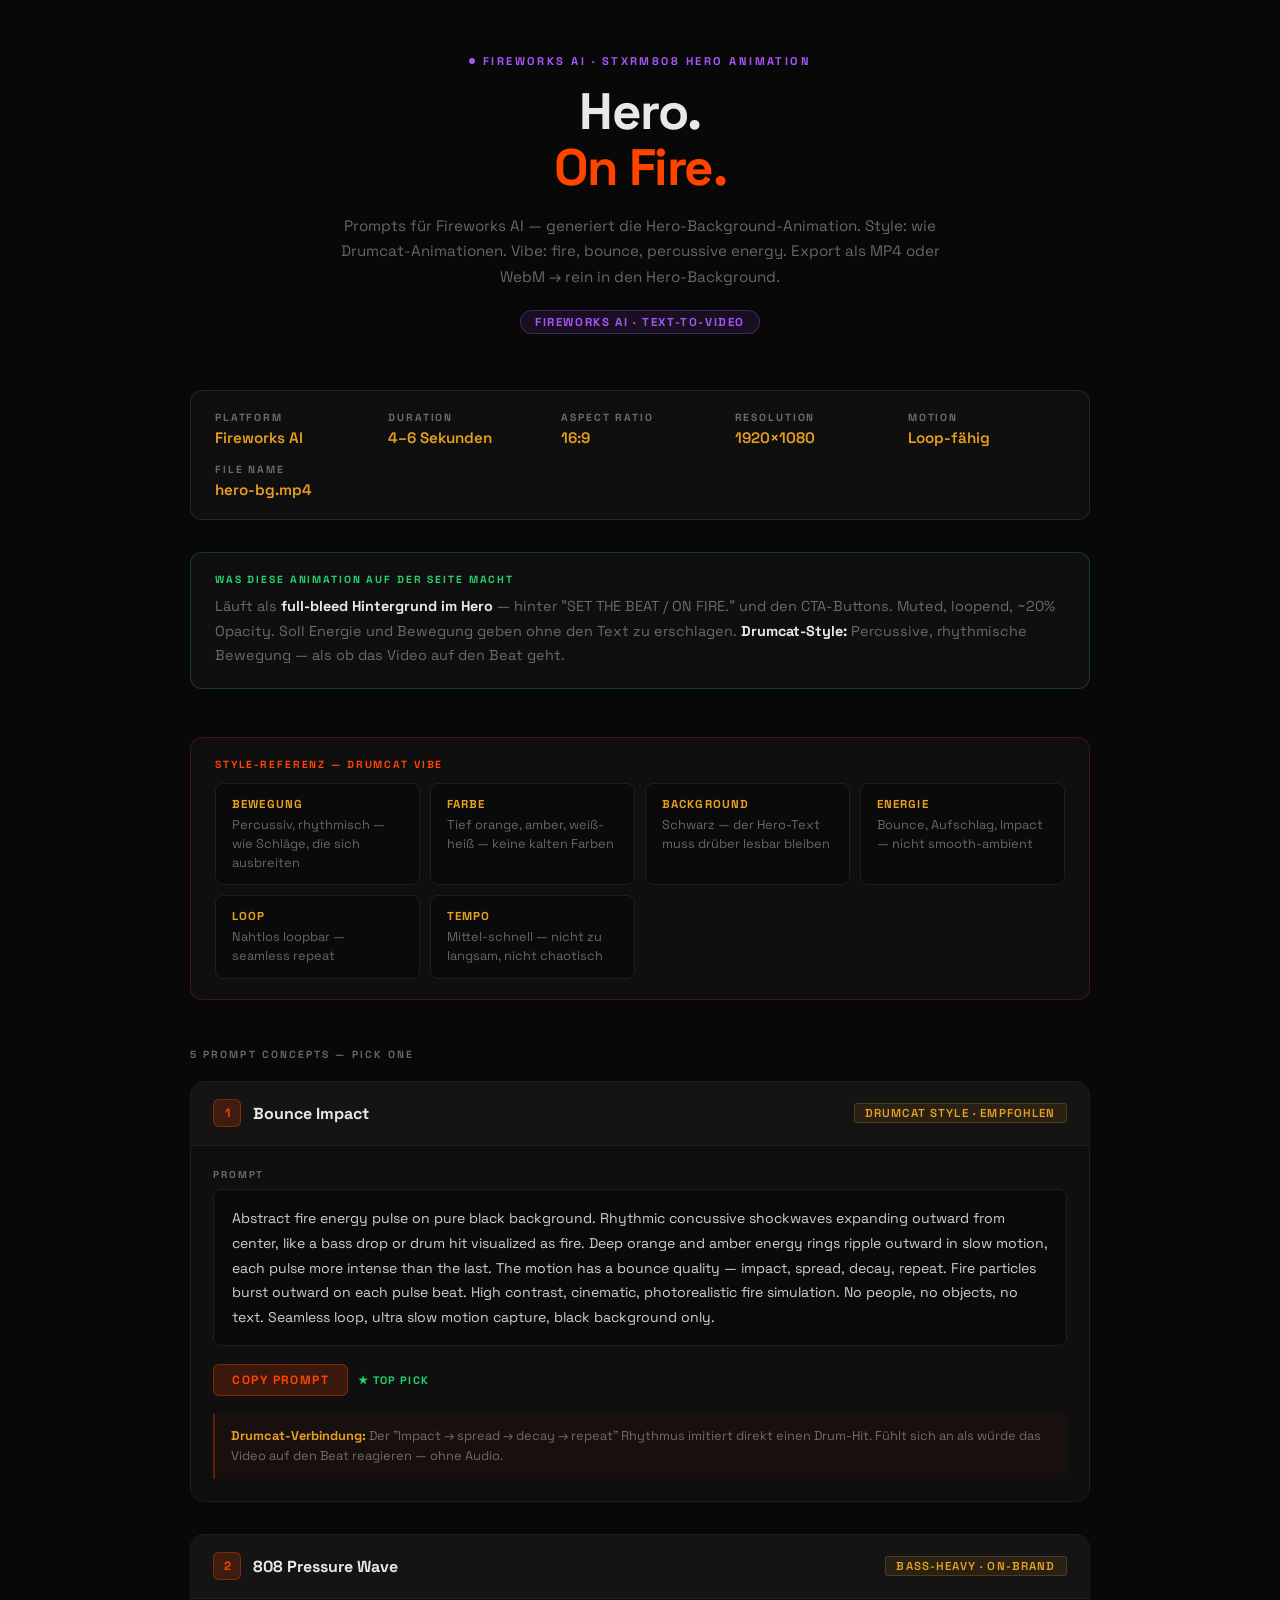
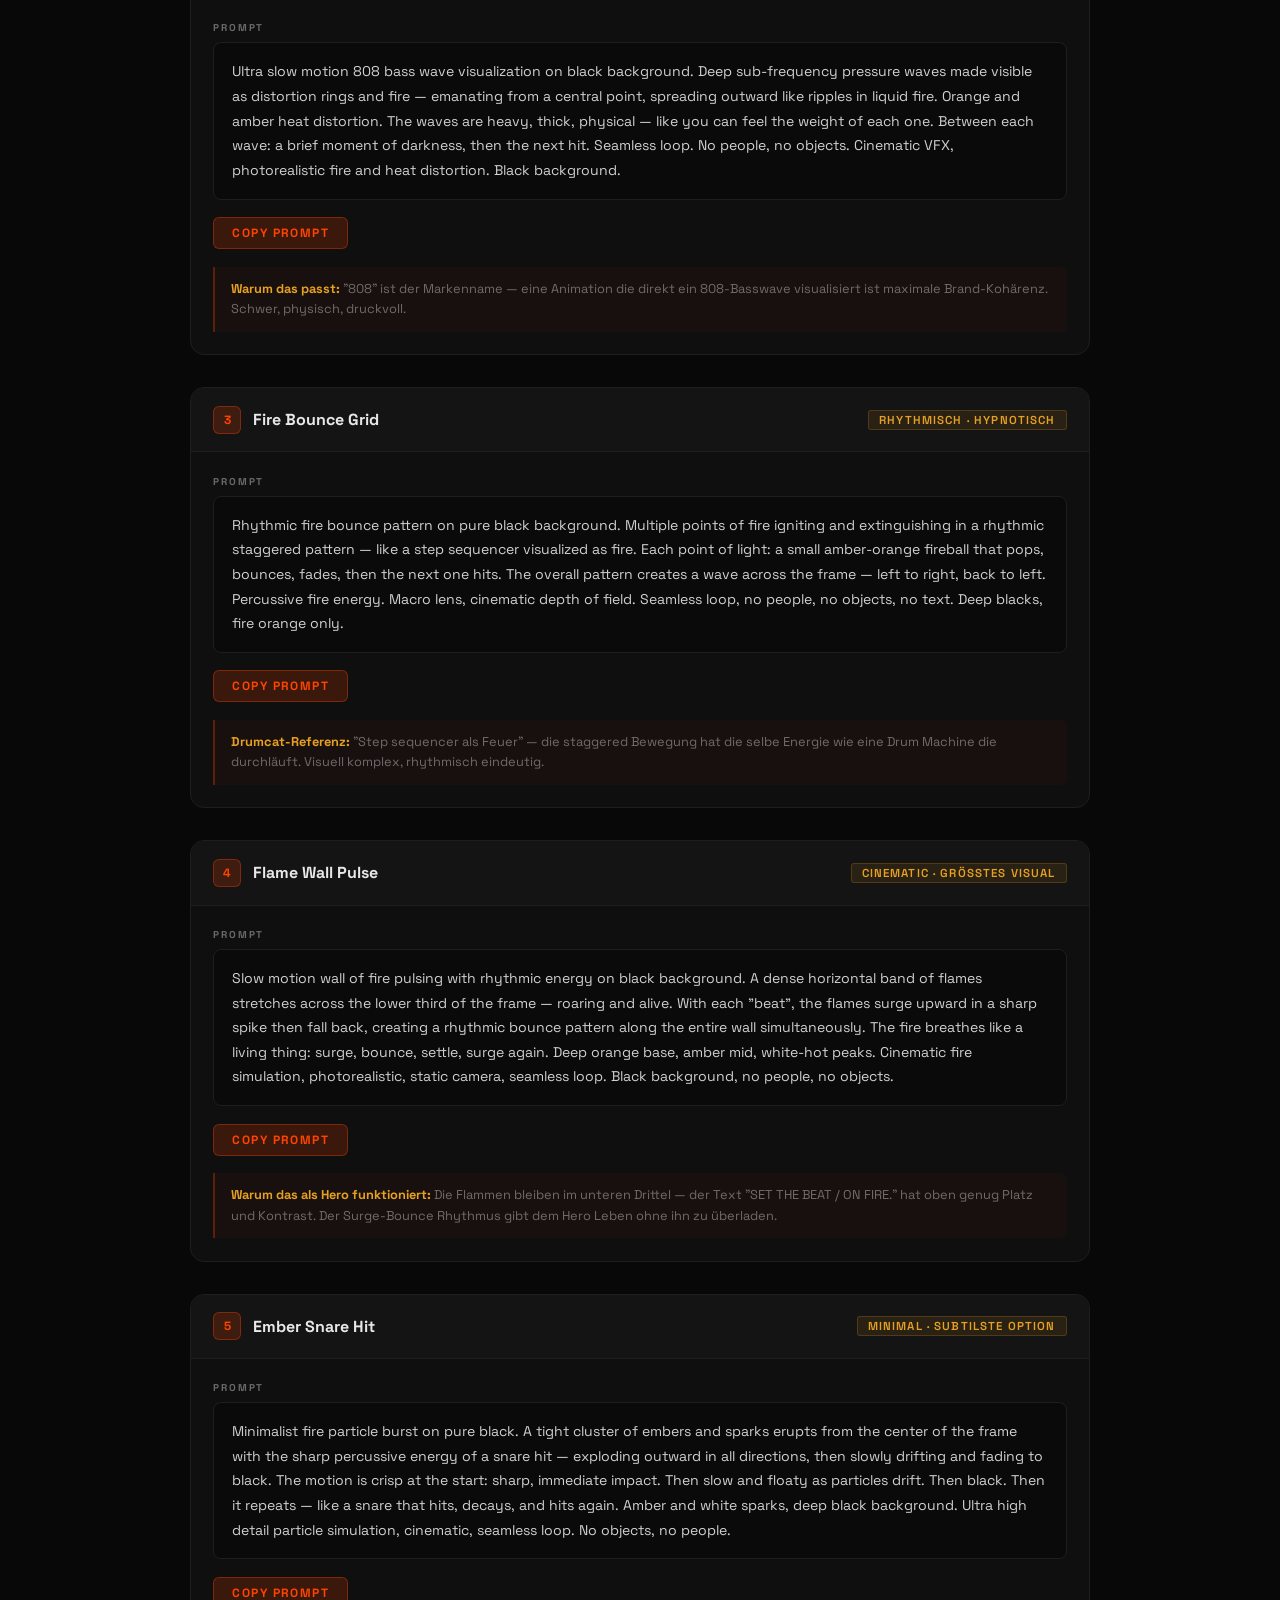
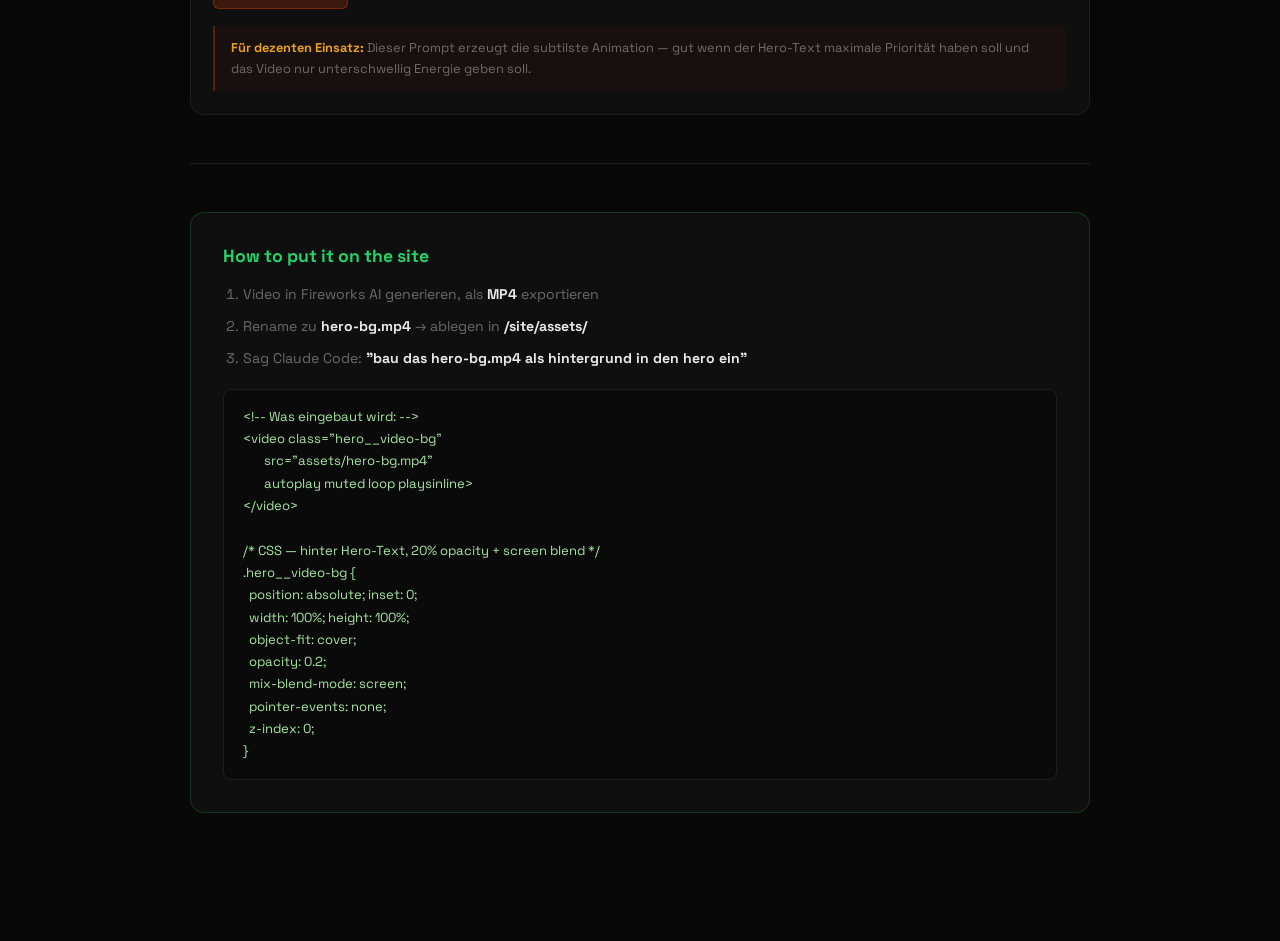
<file: fireworks-hero.html>
<!DOCTYPE html>
<html lang="en">
<head>
  <meta charset="UTF-8" />
  <meta name="viewport" content="width=device-width, initial-scale=1.0" />
  <title>Fireworks AI — Hero Animation Prompts</title>
  <link href="https://fonts.googleapis.com/css2?family=Space+Grotesk:wght@400;500;600;700&display=swap" rel="stylesheet" />
  <style>
    *, *::before, *::after { box-sizing: border-box; margin: 0; padding: 0; }
    :root {
      --fire:   #FF4400;
      --amber:  #E8A020;
      --bg:     #080808;
      --card:   #0f0f0f;
      --card2:  #141414;
      --border: #1e1e1e;
      --hot:    rgba(255,68,0,0.18);
      --text:   #e8e8e8;
      --muted:  rgba(255,255,255,0.38);
      --green:  #22d46a;
      --purple: #a855f7;
    }
    body {
      background: var(--bg);
      color: var(--text);
      font-family: 'Space Grotesk', sans-serif;
      min-height: 100vh;
      padding: 3rem 1.5rem 8rem;
    }

    /* ── Header ── */
    .header {
      max-width: 900px;
      margin: 0 auto 3.5rem;
      text-align: center;
    }
    .header__eyebrow {
      display: inline-flex;
      align-items: center;
      gap: 8px;
      font-size: 0.7rem;
      font-weight: 700;
      letter-spacing: 0.22em;
      text-transform: uppercase;
      color: var(--purple);
      margin-bottom: 1rem;
    }
    .header__eyebrow-dot {
      width: 6px; height: 6px; border-radius: 50%;
      background: var(--purple); flex-shrink: 0;
    }
    .header__title {
      font-size: clamp(2rem, 5vw, 3.2rem);
      font-weight: 800;
      letter-spacing: -0.03em;
      line-height: 1.1;
      margin-bottom: 1rem;
    }
    .header__title em { color: var(--fire); font-style: normal; }
    .header__sub {
      font-size: 0.95rem;
      color: var(--muted);
      line-height: 1.7;
      max-width: 620px;
      margin: 0 auto;
    }
    .header__badge {
      display: inline-block;
      margin-top: 1.25rem;
      font-size: 0.72rem;
      font-weight: 700;
      letter-spacing: 0.14em;
      text-transform: uppercase;
      background: rgba(168,85,247,0.1);
      color: var(--purple);
      border: 1px solid rgba(168,85,247,0.3);
      padding: 4px 14px;
      border-radius: 99px;
    }

    /* ── Settings ── */
    .settings {
      max-width: 900px;
      margin: 0 auto 2rem;
      background: var(--card);
      border: 1px solid rgba(168,85,247,0.2);
      border-radius: 12px;
      padding: 1.25rem 1.5rem;
      display: grid;
      grid-template-columns: repeat(auto-fit, minmax(140px, 1fr));
      gap: 1rem;
    }
    .setting { display: flex; flex-direction: column; gap: 4px; }
    .setting__label {
      font-size: 0.65rem; font-weight: 700; letter-spacing: 0.18em;
      text-transform: uppercase; color: var(--muted);
    }
    .setting__val { font-size: 0.95rem; font-weight: 600; color: var(--amber); }

    /* ── Where it goes ── */
    .goal {
      max-width: 900px;
      margin: 0 auto 3rem;
      background: var(--card);
      border: 1px solid rgba(34,212,106,0.25);
      border-radius: 12px;
      padding: 1.25rem 1.5rem;
    }
    .goal__label {
      font-size: 0.65rem; font-weight: 700; letter-spacing: 0.18em;
      text-transform: uppercase; color: var(--green); margin-bottom: 0.5rem;
    }
    .goal__text { font-size: 0.9rem; color: var(--muted); line-height: 1.7; }
    .goal__text strong { color: var(--text); }

    /* ── Style reference ── */
    .style-ref {
      max-width: 900px;
      margin: 0 auto 3rem;
      background: var(--card);
      border: 1px solid rgba(255,68,0,0.2);
      border-radius: 12px;
      padding: 1.25rem 1.5rem;
    }
    .style-ref__label {
      font-size: 0.65rem; font-weight: 700; letter-spacing: 0.18em;
      text-transform: uppercase; color: var(--fire); margin-bottom: 0.75rem;
    }
    .style-ref__grid {
      display: grid;
      grid-template-columns: repeat(auto-fit, minmax(180px, 1fr));
      gap: 0.6rem;
    }
    .style-ref__item {
      background: #0a0a0a;
      border: 1px solid var(--border);
      border-radius: 8px;
      padding: 0.75rem 1rem;
      font-size: 0.8rem;
      color: var(--muted);
      line-height: 1.5;
    }
    .style-ref__item strong { color: var(--amber); display: block; margin-bottom: 2px; font-size: 0.72rem; letter-spacing: 0.1em; text-transform: uppercase; }

    /* ── Section label ── */
    .section-label {
      max-width: 900px; margin: 0 auto 1.25rem;
      font-size: 0.65rem; font-weight: 700; letter-spacing: 0.2em;
      text-transform: uppercase; color: var(--muted);
    }

    /* ── Concept card ── */
    .concept {
      max-width: 900px; margin: 0 auto 2rem;
      background: var(--card); border: 1px solid var(--border);
      border-radius: 14px; overflow: hidden; transition: border-color 0.25s;
    }
    .concept:hover { border-color: rgba(255,68,0,0.3); }
    .concept__head {
      display: flex; align-items: center; justify-content: space-between;
      gap: 1rem; padding: 1.1rem 1.4rem;
      background: var(--card2); border-bottom: 1px solid var(--border); flex-wrap: wrap;
    }
    .concept__meta { display: flex; align-items: center; gap: 0.75rem; }
    .concept__num {
      width: 28px; height: 28px; border-radius: 6px;
      background: var(--hot); border: 1px solid rgba(255,68,0,0.35);
      display: flex; align-items: center; justify-content: center;
      font-size: 0.75rem; font-weight: 800; color: var(--fire); flex-shrink: 0;
    }
    .concept__title { font-size: 1rem; font-weight: 700; color: var(--text); }
    .concept__vibe {
      font-size: 0.72rem; font-weight: 600; letter-spacing: 0.1em;
      text-transform: uppercase; color: var(--amber);
      background: rgba(232,160,32,0.1); border: 1px solid rgba(232,160,32,0.2);
      padding: 2px 10px; border-radius: 3px; white-space: nowrap;
    }
    .concept__body { padding: 1.4rem; display: flex; flex-direction: column; gap: 1.1rem; }

    .prompt-block { display: flex; flex-direction: column; gap: 0.5rem; }
    .prompt-block__label {
      font-size: 0.62rem; font-weight: 700; letter-spacing: 0.18em;
      text-transform: uppercase; color: var(--muted);
    }
    .prompt-block__text {
      background: #0a0a0a; border: 1px solid var(--border);
      border-radius: 8px; padding: 1rem 1.1rem;
      font-size: 0.88rem; line-height: 1.75; color: #d0d0d0;
      white-space: pre-wrap; word-break: break-word;
    }

    .prompt-actions { display: flex; gap: 0.6rem; flex-wrap: wrap; align-items: center; }
    .btn-copy {
      padding: 7px 18px; font-family: 'Space Grotesk', sans-serif;
      font-size: 0.75rem; font-weight: 700; letter-spacing: 0.12em;
      text-transform: uppercase; background: var(--hot); color: var(--fire);
      border: 1px solid rgba(255,68,0,0.35); border-radius: 6px;
      cursor: pointer; transition: background 0.2s, color 0.2s;
    }
    .btn-copy:hover { background: rgba(255,68,0,0.3); color: #fff; }
    .btn-copy.copied { background: rgba(34,212,106,0.15); color: var(--green); border-color: rgba(34,212,106,0.3); }

    .concept__rec {
      display: inline-flex; align-items: center; gap: 4px;
      font-size: 0.68rem; font-weight: 700; letter-spacing: 0.1em;
      text-transform: uppercase; color: var(--green);
    }

    .concept__tip {
      font-size: 0.8rem; color: var(--muted); line-height: 1.6;
      padding: 0.75rem 1rem; border-left: 2px solid rgba(255,68,0,0.3);
      background: rgba(255,68,0,0.04); border-radius: 0 6px 6px 0;
    }
    .concept__tip strong { color: var(--amber); }

    /* ── Integration ── */
    .integration {
      max-width: 900px; margin: 3rem auto 0;
      background: var(--card); border: 1px solid rgba(34,212,106,0.2);
      border-radius: 14px; padding: 2rem;
    }
    .integration h2 { font-size: 1.1rem; font-weight: 700; margin-bottom: 1rem; color: var(--green); }
    .integration ol { padding-left: 1.25rem; display: flex; flex-direction: column; gap: 0.6rem; }
    .integration li { font-size: 0.88rem; color: var(--muted); line-height: 1.6; }
    .integration li strong { color: var(--text); }
    .code-block {
      background: #0a0a0a; border: 1px solid var(--border);
      border-radius: 8px; padding: 1rem 1.2rem; margin-top: 1.2rem;
      font-size: 0.82rem; color: #a8e6a3; line-height: 1.7;
      white-space: pre; overflow-x: auto;
    }

    .divider {
      max-width: 900px; margin: 3rem auto;
      border: none; border-top: 1px solid var(--border);
    }
  </style>
</head>
<body>

  <!-- Header -->
  <div class="header">
    <p class="header__eyebrow">
      <span class="header__eyebrow-dot"></span>
      Fireworks AI · stxrm808 Hero Animation
    </p>
    <h1 class="header__title">Hero.<br/><em>On Fire.</em></h1>
    <p class="header__sub">
      Prompts für Fireworks AI — generiert die Hero-Background-Animation.
      Style: wie Drumcat-Animationen. Vibe: fire, bounce, percussive energy.
      Export als MP4 oder WebM → rein in den Hero-Background.
    </p>
    <span class="header__badge">Fireworks AI · Text-to-Video</span>
  </div>

  <!-- Settings -->
  <div class="settings">
    <div class="setting">
      <span class="setting__label">Platform</span>
      <span class="setting__val">Fireworks AI</span>
    </div>
    <div class="setting">
      <span class="setting__label">Duration</span>
      <span class="setting__val">4–6 Sekunden</span>
    </div>
    <div class="setting">
      <span class="setting__label">Aspect Ratio</span>
      <span class="setting__val">16:9</span>
    </div>
    <div class="setting">
      <span class="setting__label">Resolution</span>
      <span class="setting__val">1920×1080</span>
    </div>
    <div class="setting">
      <span class="setting__label">Motion</span>
      <span class="setting__val">Loop-fähig</span>
    </div>
    <div class="setting">
      <span class="setting__label">File name</span>
      <span class="setting__val">hero-bg.mp4</span>
    </div>
  </div>

  <!-- Goal -->
  <div class="goal">
    <p class="goal__label">Was diese Animation auf der Seite macht</p>
    <p class="goal__text">
      Läuft als <strong>full-bleed Hintergrund im Hero</strong> — hinter "SET THE BEAT / ON FIRE." und den CTA-Buttons.
      Muted, loopend, ~20% Opacity. Soll Energie und Bewegung geben ohne den Text zu erschlagen.
      <strong>Drumcat-Style:</strong> Percussive, rhythmische Bewegung — als ob das Video auf den Beat geht.
    </p>
  </div>

  <!-- Style reference: Drumcat vibes -->
  <div class="style-ref">
    <p class="style-ref__label">Style-Referenz — Drumcat Vibe</p>
    <div class="style-ref__grid">
      <div class="style-ref__item">
        <strong>Bewegung</strong>
        Percussiv, rhythmisch — wie Schläge, die sich ausbreiten
      </div>
      <div class="style-ref__item">
        <strong>Farbe</strong>
        Tief orange, amber, weiß-heiß — keine kalten Farben
      </div>
      <div class="style-ref__item">
        <strong>Background</strong>
        Schwarz — der Hero-Text muss drüber lesbar bleiben
      </div>
      <div class="style-ref__item">
        <strong>Energie</strong>
        Bounce, Aufschlag, Impact — nicht smooth-ambient
      </div>
      <div class="style-ref__item">
        <strong>Loop</strong>
        Nahtlos loopbar — seamless repeat
      </div>
      <div class="style-ref__item">
        <strong>Tempo</strong>
        Mittel-schnell — nicht zu langsam, nicht chaotisch
      </div>
    </div>
  </div>

  <p class="section-label">5 Prompt Concepts — Pick One</p>

  <!-- 1 -->
  <div class="concept">
    <div class="concept__head">
      <div class="concept__meta">
        <div class="concept__num">1</div>
        <span class="concept__title">Bounce Impact</span>
      </div>
      <span class="concept__vibe">Drumcat Style · Empfohlen</span>
    </div>
    <div class="concept__body">
      <div class="prompt-block">
        <span class="prompt-block__label">Prompt</span>
        <div class="prompt-block__text" id="p1">Abstract fire energy pulse on pure black background. Rhythmic concussive shockwaves expanding outward from center, like a bass drop or drum hit visualized as fire. Deep orange and amber energy rings ripple outward in slow motion, each pulse more intense than the last. The motion has a bounce quality — impact, spread, decay, repeat. Fire particles burst outward on each pulse beat. High contrast, cinematic, photorealistic fire simulation. No people, no objects, no text. Seamless loop, ultra slow motion capture, black background only.</div>
      </div>
      <div class="prompt-actions">
        <button class="btn-copy" onclick="copy('p1',this)">Copy Prompt</button>
        <span class="concept__rec">★ Top Pick</span>
      </div>
      <p class="concept__tip">
        <strong>Drumcat-Verbindung:</strong> Der "Impact → spread → decay → repeat" Rhythmus imitiert direkt einen Drum-Hit. Fühlt sich an als würde das Video auf den Beat reagieren — ohne Audio.
      </p>
    </div>
  </div>

  <!-- 2 -->
  <div class="concept">
    <div class="concept__head">
      <div class="concept__meta">
        <div class="concept__num">2</div>
        <span class="concept__title">808 Pressure Wave</span>
      </div>
      <span class="concept__vibe">Bass-Heavy · On-Brand</span>
    </div>
    <div class="concept__body">
      <div class="prompt-block">
        <span class="prompt-block__label">Prompt</span>
        <div class="prompt-block__text" id="p2">Ultra slow motion 808 bass wave visualization on black background. Deep sub-frequency pressure waves made visible as distortion rings and fire — emanating from a central point, spreading outward like ripples in liquid fire. Orange and amber heat distortion. The waves are heavy, thick, physical — like you can feel the weight of each one. Between each wave: a brief moment of darkness, then the next hit. Seamless loop. No people, no objects. Cinematic VFX, photorealistic fire and heat distortion. Black background.</div>
      </div>
      <div class="prompt-actions">
        <button class="btn-copy" onclick="copy('p2',this)">Copy Prompt</button>
      </div>
      <p class="concept__tip">
        <strong>Warum das passt:</strong> "808" ist der Markenname — eine Animation die direkt ein 808-Basswave visualisiert ist maximale Brand-Kohärenz. Schwer, physisch, druckvoll.
      </p>
    </div>
  </div>

  <!-- 3 -->
  <div class="concept">
    <div class="concept__head">
      <div class="concept__meta">
        <div class="concept__num">3</div>
        <span class="concept__title">Fire Bounce Grid</span>
      </div>
      <span class="concept__vibe">Rhythmisch · Hypnotisch</span>
    </div>
    <div class="concept__body">
      <div class="prompt-block">
        <span class="prompt-block__label">Prompt</span>
        <div class="prompt-block__text" id="p3">Rhythmic fire bounce pattern on pure black background. Multiple points of fire igniting and extinguishing in a rhythmic staggered pattern — like a step sequencer visualized as fire. Each point of light: a small amber-orange fireball that pops, bounces, fades, then the next one hits. The overall pattern creates a wave across the frame — left to right, back to left. Percussive fire energy. Macro lens, cinematic depth of field. Seamless loop, no people, no objects, no text. Deep blacks, fire orange only.</div>
      </div>
      <div class="prompt-actions">
        <button class="btn-copy" onclick="copy('p3',this)">Copy Prompt</button>
      </div>
      <p class="concept__tip">
        <strong>Drumcat-Referenz:</strong> "Step sequencer als Feuer" — die staggered Bewegung hat die selbe Energie wie eine Drum Machine die durchläuft. Visuell komplex, rhythmisch eindeutig.
      </p>
    </div>
  </div>

  <!-- 4 -->
  <div class="concept">
    <div class="concept__head">
      <div class="concept__meta">
        <div class="concept__num">4</div>
        <span class="concept__title">Flame Wall Pulse</span>
      </div>
      <span class="concept__vibe">Cinematic · Größtes Visual</span>
    </div>
    <div class="concept__body">
      <div class="prompt-block">
        <span class="prompt-block__label">Prompt</span>
        <div class="prompt-block__text" id="p4">Slow motion wall of fire pulsing with rhythmic energy on black background. A dense horizontal band of flames stretches across the lower third of the frame — roaring and alive. With each "beat", the flames surge upward in a sharp spike then fall back, creating a rhythmic bounce pattern along the entire wall simultaneously. The fire breathes like a living thing: surge, bounce, settle, surge again. Deep orange base, amber mid, white-hot peaks. Cinematic fire simulation, photorealistic, static camera, seamless loop. Black background, no people, no objects.</div>
      </div>
      <div class="prompt-actions">
        <button class="btn-copy" onclick="copy('p4',this)">Copy Prompt</button>
      </div>
      <p class="concept__tip">
        <strong>Warum das als Hero funktioniert:</strong> Die Flammen bleiben im unteren Drittel — der Text "SET THE BEAT / ON FIRE." hat oben genug Platz und Kontrast. Der Surge-Bounce Rhythmus gibt dem Hero Leben ohne ihn zu überladen.
      </p>
    </div>
  </div>

  <!-- 5 -->
  <div class="concept">
    <div class="concept__head">
      <div class="concept__meta">
        <div class="concept__num">5</div>
        <span class="concept__title">Ember Snare Hit</span>
      </div>
      <span class="concept__vibe">Minimal · Subtilste Option</span>
    </div>
    <div class="concept__body">
      <div class="prompt-block">
        <span class="prompt-block__label">Prompt</span>
        <div class="prompt-block__text" id="p5">Minimalist fire particle burst on pure black. A tight cluster of embers and sparks erupts from the center of the frame with the sharp percussive energy of a snare hit — exploding outward in all directions, then slowly drifting and fading to black. The motion is crisp at the start: sharp, immediate impact. Then slow and floaty as particles drift. Then black. Then it repeats — like a snare that hits, decays, and hits again. Amber and white sparks, deep black background. Ultra high detail particle simulation, cinematic, seamless loop. No objects, no people.</div>
      </div>
      <div class="prompt-actions">
        <button class="btn-copy" onclick="copy('p5',this)">Copy Prompt</button>
      </div>
      <p class="concept__tip">
        <strong>Für dezenten Einsatz:</strong> Dieser Prompt erzeugt die subtilste Animation — gut wenn der Hero-Text maximale Priorität haben soll und das Video nur unterschwellig Energie geben soll.
      </p>
    </div>
  </div>

  <hr class="divider" />

  <!-- Integration -->
  <div class="integration">
    <h2>How to put it on the site</h2>
    <ol>
      <li>Video in Fireworks AI generieren, als <strong>MP4</strong> exportieren</li>
      <li>Rename zu <strong>hero-bg.mp4</strong> → ablegen in <strong>/site/assets/</strong></li>
      <li>Sag Claude Code: <strong>"bau das hero-bg.mp4 als hintergrund in den hero ein"</strong></li>
    </ol>
    <div class="code-block">&lt;!-- Was eingebaut wird: --&gt;
&lt;video class="hero__video-bg"
       src="assets/hero-bg.mp4"
       autoplay muted loop playsinline&gt;
&lt;/video&gt;

/* CSS — hinter Hero-Text, 20% opacity + screen blend */
.hero__video-bg {
  position: absolute; inset: 0;
  width: 100%; height: 100%;
  object-fit: cover;
  opacity: 0.2;
  mix-blend-mode: screen;
  pointer-events: none;
  z-index: 0;
}</div>
  </div>

  <script>
    function copy(id, btn) {
      const text = document.getElementById(id).textContent.trim();
      navigator.clipboard.writeText(text).then(() => {
        btn.textContent = 'Copied ✓';
        btn.classList.add('copied');
        setTimeout(() => {
          btn.textContent = 'Copy Prompt';
          btn.classList.remove('copied');
        }, 2000);
      });
    }
  </script>
</body>
</html>
</file>
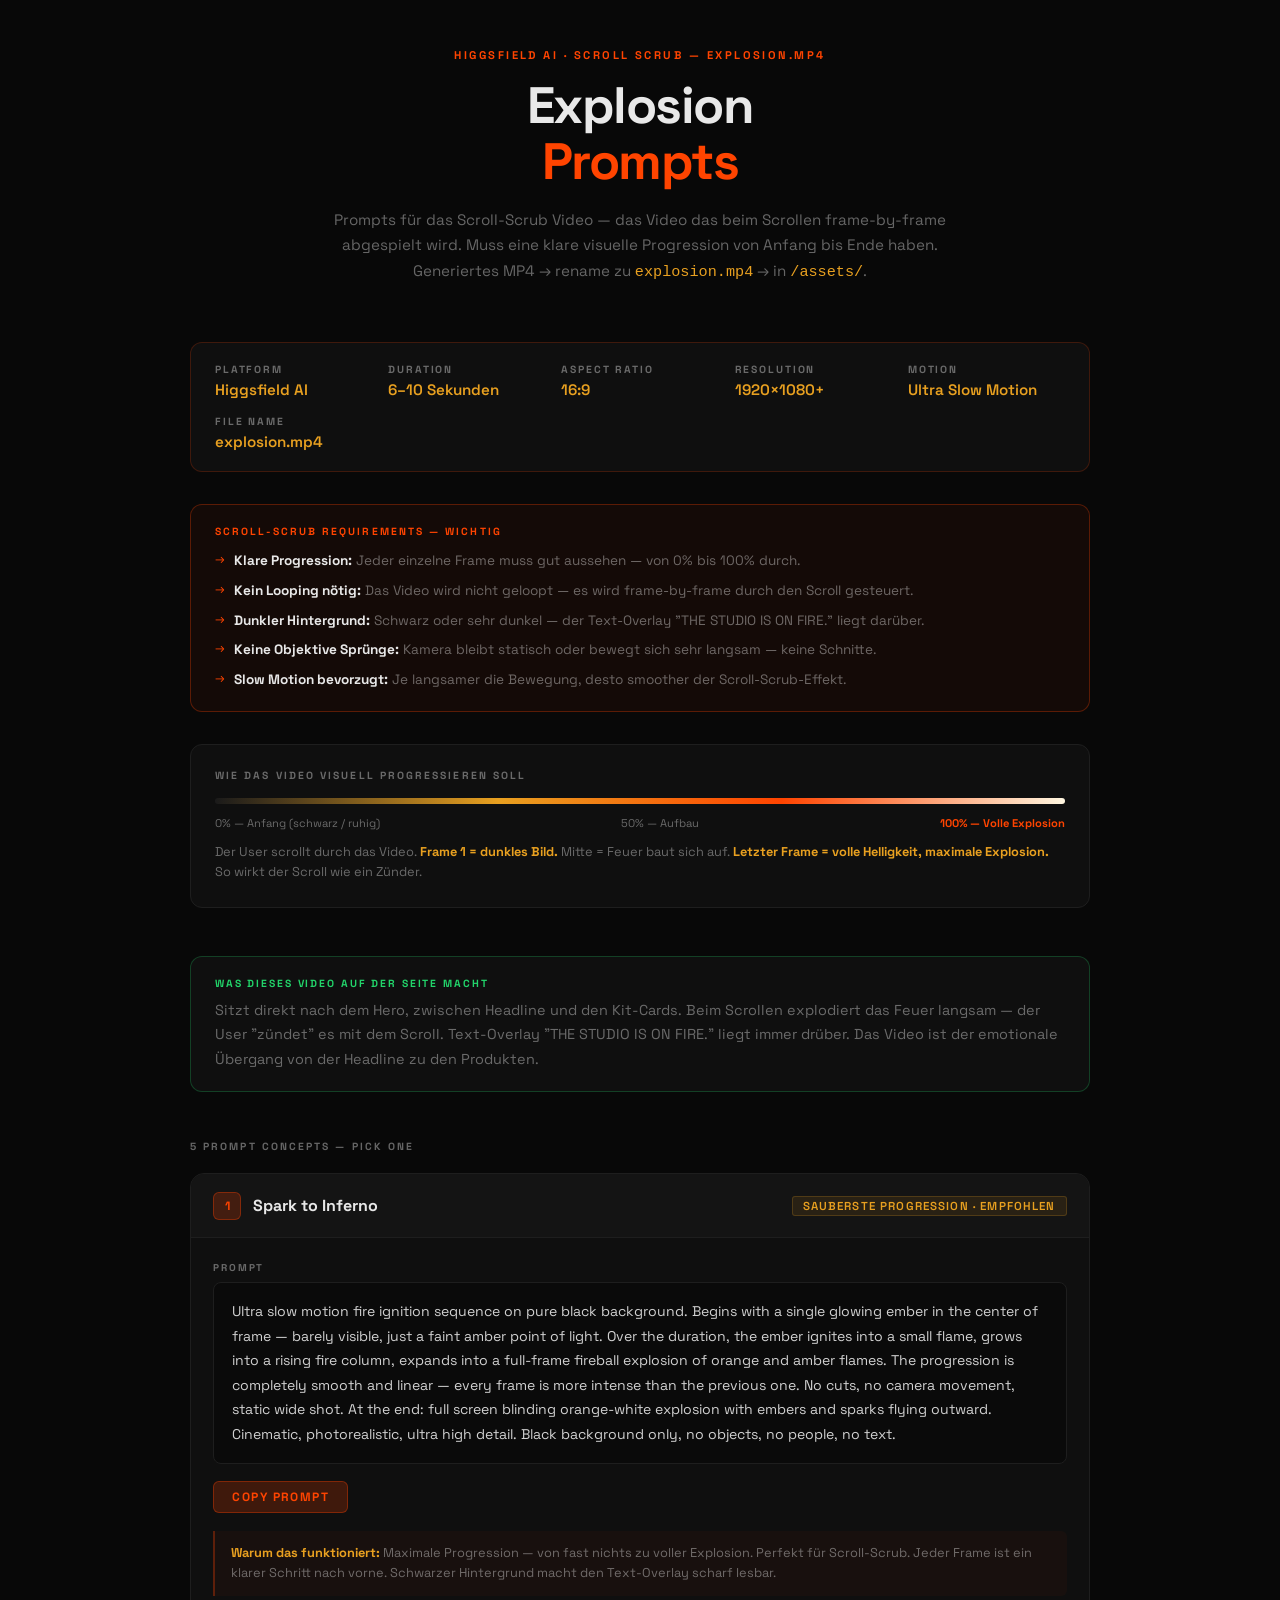
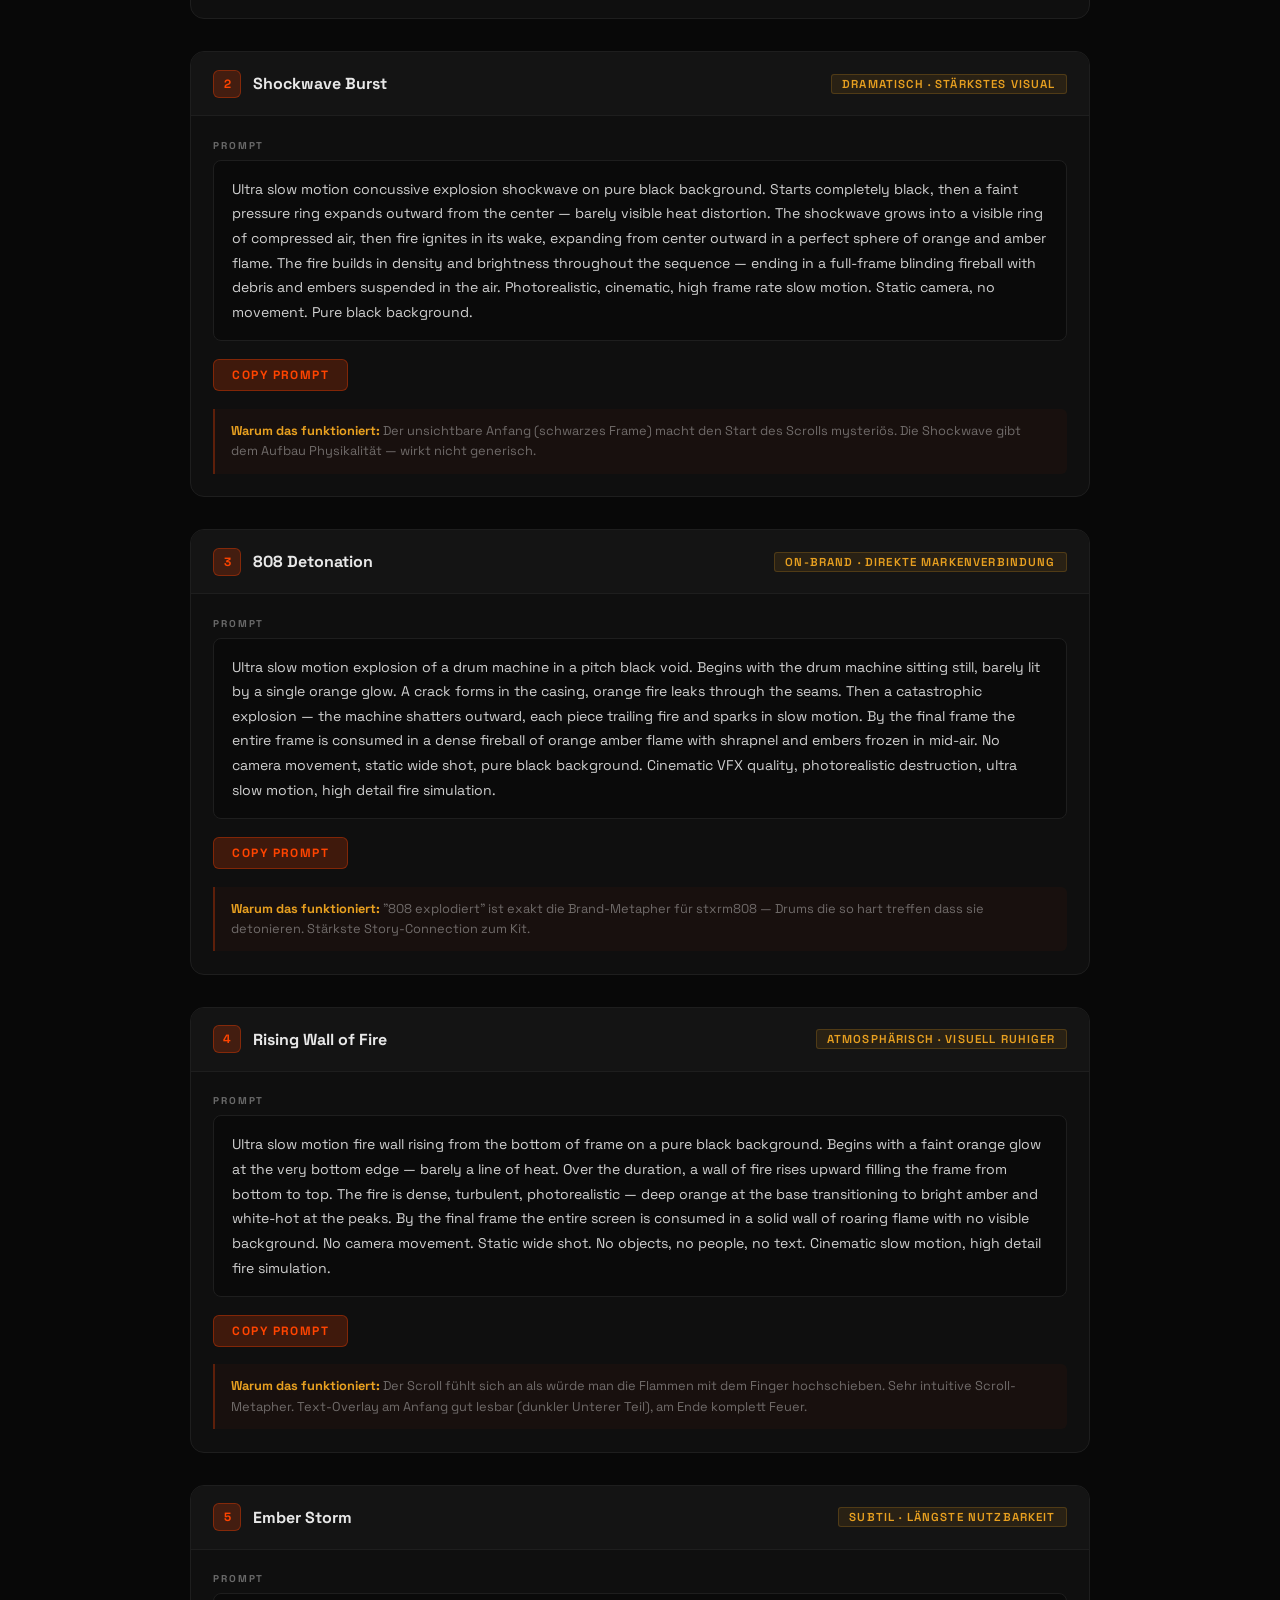
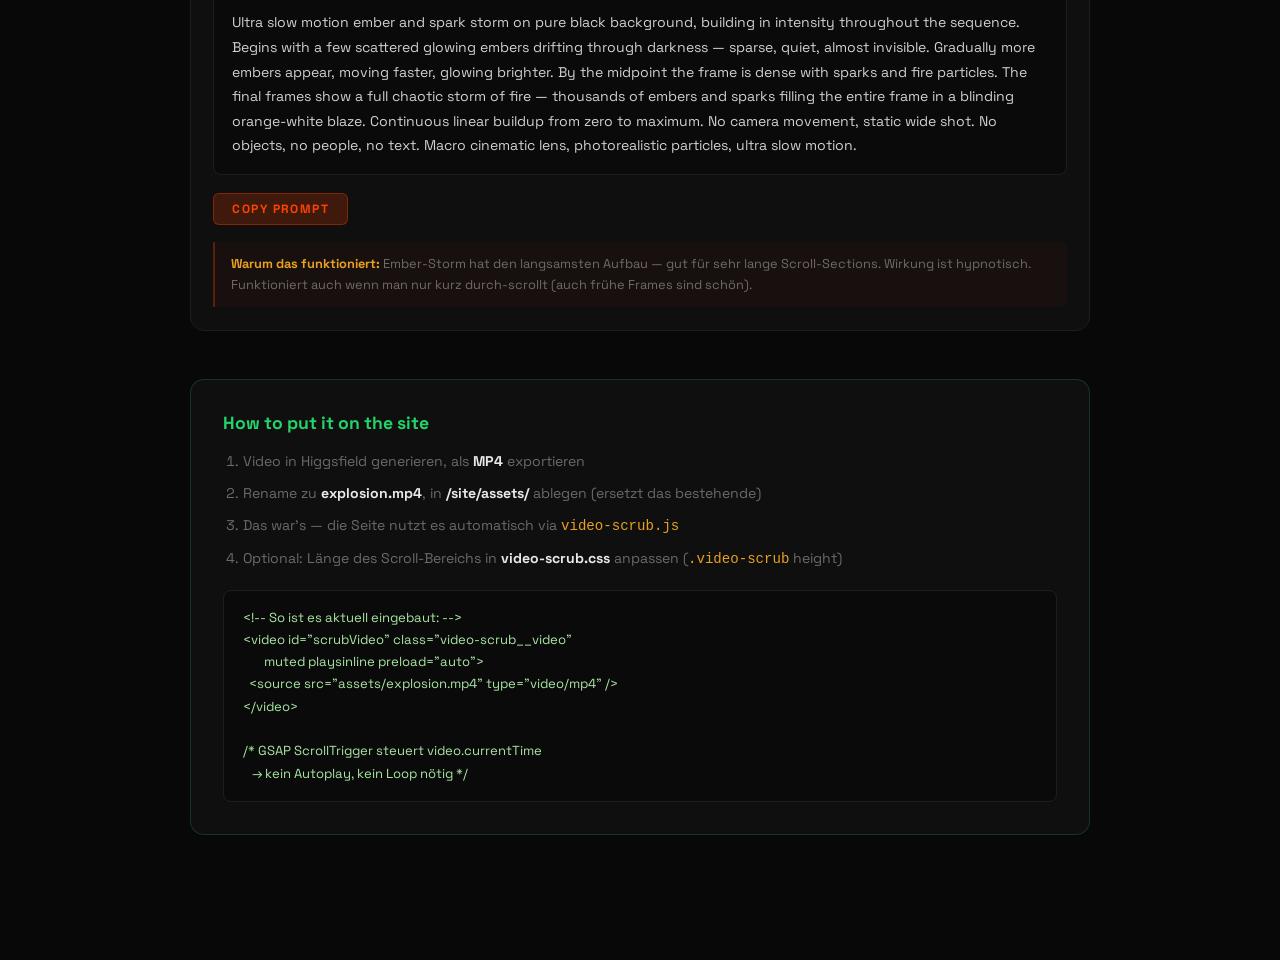
<file: higgsfield-explosion.html>
<!DOCTYPE html>
<html lang="en">
<head>
  <meta charset="UTF-8" />
  <meta name="viewport" content="width=device-width, initial-scale=1.0" />
  <title>Higgsfield Prompts — Explosion Scroll Scrub</title>
  <link href="https://fonts.googleapis.com/css2?family=Space+Grotesk:wght@400;500;600;700&display=swap" rel="stylesheet" />
  <style>
    *, *::before, *::after { box-sizing: border-box; margin: 0; padding: 0; }
    :root {
      --fire:   #FF4400;
      --amber:  #E8A020;
      --bg:     #080808;
      --card:   #0f0f0f;
      --card2:  #141414;
      --border: #1e1e1e;
      --hot:    rgba(255,68,0,0.2);
      --text:   #e8e8e8;
      --muted:  rgba(255,255,255,0.38);
      --green:  #22d46a;
    }
    body {
      background: var(--bg);
      color: var(--text);
      font-family: 'Space Grotesk', sans-serif;
      min-height: 100vh;
      padding: 3rem 1.5rem 8rem;
    }

    /* ── Header ── */
    .header {
      max-width: 900px;
      margin: 0 auto 3.5rem;
      text-align: center;
    }
    .header__eyebrow {
      font-size: 0.7rem;
      font-weight: 700;
      letter-spacing: 0.22em;
      text-transform: uppercase;
      color: var(--fire);
      margin-bottom: 1rem;
    }
    .header__title {
      font-size: clamp(2rem, 5vw, 3.2rem);
      font-weight: 800;
      letter-spacing: -0.03em;
      line-height: 1.1;
      margin-bottom: 1rem;
    }
    .header__title em { color: var(--fire); font-style: normal; }
    .header__sub {
      font-size: 0.95rem;
      color: var(--muted);
      line-height: 1.7;
      max-width: 640px;
      margin: 0 auto;
    }

    /* ── Settings bar ── */
    .settings {
      max-width: 900px;
      margin: 0 auto 2rem;
      background: var(--card);
      border: 1px solid rgba(255,68,0,0.2);
      border-radius: 12px;
      padding: 1.25rem 1.5rem;
      display: grid;
      grid-template-columns: repeat(auto-fit, minmax(150px, 1fr));
      gap: 1rem;
    }
    .setting { display: flex; flex-direction: column; gap: 4px; }
    .setting__label {
      font-size: 0.65rem; font-weight: 700; letter-spacing: 0.18em;
      text-transform: uppercase; color: var(--muted);
    }
    .setting__val { font-size: 0.95rem; font-weight: 600; color: var(--amber); }

    /* ── Warning: Scroll-Scrub Requirements ── */
    .scrub-req {
      max-width: 900px;
      margin: 0 auto 2rem;
      background: rgba(255,68,0,0.05);
      border: 1px solid rgba(255,68,0,0.3);
      border-radius: 12px;
      padding: 1.25rem 1.5rem;
    }
    .scrub-req__label {
      font-size: 0.65rem; font-weight: 700; letter-spacing: 0.2em;
      text-transform: uppercase; color: var(--fire); margin-bottom: 0.75rem;
    }
    .scrub-req__list {
      list-style: none;
      display: flex;
      flex-direction: column;
      gap: 0.5rem;
    }
    .scrub-req__list li {
      font-size: 0.85rem;
      color: var(--muted);
      line-height: 1.6;
      padding-left: 1.2rem;
      position: relative;
    }
    .scrub-req__list li::before {
      content: '→';
      position: absolute;
      left: 0;
      color: var(--fire);
      font-size: 0.75rem;
    }
    .scrub-req__list strong { color: var(--text); }

    /* ── Goal block ── */
    .goal {
      max-width: 900px;
      margin: 0 auto 3rem;
      background: var(--card);
      border: 1px solid rgba(34,212,106,0.25);
      border-radius: 12px;
      padding: 1.25rem 1.5rem;
    }
    .goal__label {
      font-size: 0.65rem; font-weight: 700; letter-spacing: 0.18em;
      text-transform: uppercase; color: var(--green); margin-bottom: 0.5rem;
    }
    .goal__text { font-size: 0.9rem; color: var(--muted); line-height: 1.7; }

    /* ── Section label ── */
    .section-label {
      max-width: 900px; margin: 0 auto 1.25rem;
      font-size: 0.65rem; font-weight: 700; letter-spacing: 0.2em;
      text-transform: uppercase; color: var(--muted);
    }

    /* ── Concept card ── */
    .concept {
      max-width: 900px; margin: 0 auto 2rem;
      background: var(--card); border: 1px solid var(--border);
      border-radius: 14px; overflow: hidden; transition: border-color 0.25s;
    }
    .concept:hover { border-color: rgba(255,68,0,0.3); }

    .concept__head {
      display: flex; align-items: center; justify-content: space-between;
      gap: 1rem; padding: 1.1rem 1.4rem;
      background: var(--card2); border-bottom: 1px solid var(--border);
      flex-wrap: wrap;
    }
    .concept__meta { display: flex; align-items: center; gap: 0.75rem; }
    .concept__num {
      width: 28px; height: 28px; border-radius: 6px;
      background: var(--hot); border: 1px solid rgba(255,68,0,0.35);
      display: flex; align-items: center; justify-content: center;
      font-size: 0.75rem; font-weight: 800; color: var(--fire); flex-shrink: 0;
    }
    .concept__title { font-size: 1rem; font-weight: 700; color: var(--text); }
    .concept__vibe {
      font-size: 0.72rem; font-weight: 600; letter-spacing: 0.1em;
      text-transform: uppercase; color: var(--amber);
      background: rgba(232,160,32,0.1); border: 1px solid rgba(232,160,32,0.2);
      padding: 2px 10px; border-radius: 3px; white-space: nowrap;
    }
    .concept__body { padding: 1.4rem; display: flex; flex-direction: column; gap: 1.1rem; }

    .prompt-block { display: flex; flex-direction: column; gap: 0.5rem; }
    .prompt-block__label {
      font-size: 0.62rem; font-weight: 700; letter-spacing: 0.18em;
      text-transform: uppercase; color: var(--muted);
    }
    .prompt-block__text {
      background: #0a0a0a; border: 1px solid var(--border);
      border-radius: 8px; padding: 1rem 1.1rem;
      font-size: 0.88rem; line-height: 1.75; color: #d0d0d0;
      white-space: pre-wrap; word-break: break-word;
    }

    .prompt-actions { display: flex; gap: 0.6rem; flex-wrap: wrap; }
    .btn-copy {
      padding: 7px 18px; font-family: 'Space Grotesk', sans-serif;
      font-size: 0.75rem; font-weight: 700; letter-spacing: 0.12em;
      text-transform: uppercase; background: var(--hot); color: var(--fire);
      border: 1px solid rgba(255,68,0,0.35); border-radius: 6px;
      cursor: pointer; transition: background 0.2s, color 0.2s;
    }
    .btn-copy:hover { background: rgba(255,68,0,0.3); color: #fff; }
    .btn-copy.copied { background: rgba(34,212,106,0.15); color: var(--green); border-color: rgba(34,212,106,0.3); }

    .concept__tip {
      font-size: 0.8rem; color: var(--muted); line-height: 1.6;
      padding: 0.75rem 1rem; border-left: 2px solid rgba(255,68,0,0.3);
      background: rgba(255,68,0,0.04); border-radius: 0 6px 6px 0;
    }
    .concept__tip strong { color: var(--amber); }

    /* ── Integration block ── */
    .integration {
      max-width: 900px; margin: 3rem auto 0;
      background: var(--card); border: 1px solid rgba(34,212,106,0.2);
      border-radius: 14px; padding: 2rem;
    }
    .integration h2 { font-size: 1.1rem; font-weight: 700; margin-bottom: 1rem; color: var(--green); }
    .integration ol { padding-left: 1.25rem; display: flex; flex-direction: column; gap: 0.6rem; }
    .integration li { font-size: 0.88rem; color: var(--muted); line-height: 1.6; }
    .integration li strong { color: var(--text); }
    .code-block {
      background: #0a0a0a; border: 1px solid var(--border);
      border-radius: 8px; padding: 1rem 1.2rem; margin-top: 1.2rem;
      font-size: 0.82rem; color: #a8e6a3; line-height: 1.7;
      white-space: pre; overflow-x: auto;
    }

    /* ── Progress diagram ── */
    .progress-diagram {
      max-width: 900px; margin: 0 auto 3rem;
      background: var(--card); border: 1px solid var(--border);
      border-radius: 12px; padding: 1.5rem;
    }
    .progress-diagram__label {
      font-size: 0.65rem; font-weight: 700; letter-spacing: 0.2em;
      text-transform: uppercase; color: var(--muted); margin-bottom: 1rem;
    }
    .progress-bar-wrap {
      display: flex; align-items: center; gap: 0; margin-bottom: 0.75rem;
    }
    .progress-bar {
      height: 6px; border-radius: 99px;
      background: linear-gradient(to right, #1a1a1a, var(--amber), var(--fire), #fff6e0);
      flex: 1;
    }
    .progress-labels {
      display: flex; justify-content: space-between;
      font-size: 0.7rem; color: var(--muted); margin-top: 0.5rem;
    }
    .progress-labels span:first-child { color: var(--text-2); }
    .progress-labels span:last-child  { color: var(--fire); font-weight: 700; }
    .progress-note {
      font-size: 0.8rem; color: var(--muted); line-height: 1.6; margin-top: 0.75rem;
    }
    .progress-note strong { color: var(--amber); }
  </style>
</head>
<body>

  <!-- Header -->
  <div class="header">
    <p class="header__eyebrow">Higgsfield AI · Scroll Scrub — explosion.mp4</p>
    <h1 class="header__title">Explosion<br/><em>Prompts</em></h1>
    <p class="header__sub">
      Prompts für das Scroll-Scrub Video — das Video das beim Scrollen frame-by-frame abgespielt wird.
      Muss eine klare visuelle Progression von Anfang bis Ende haben.
      Generiertes MP4 → rename zu <code style="color:var(--amber)">explosion.mp4</code> → in <code style="color:var(--amber)">/assets/</code>.
    </p>
  </div>

  <!-- Settings -->
  <div class="settings">
    <div class="setting">
      <span class="setting__label">Platform</span>
      <span class="setting__val">Higgsfield AI</span>
    </div>
    <div class="setting">
      <span class="setting__label">Duration</span>
      <span class="setting__val">6–10 Sekunden</span>
    </div>
    <div class="setting">
      <span class="setting__label">Aspect Ratio</span>
      <span class="setting__val">16:9</span>
    </div>
    <div class="setting">
      <span class="setting__label">Resolution</span>
      <span class="setting__val">1920×1080+</span>
    </div>
    <div class="setting">
      <span class="setting__label">Motion</span>
      <span class="setting__val">Ultra Slow Motion</span>
    </div>
    <div class="setting">
      <span class="setting__label">File name</span>
      <span class="setting__val">explosion.mp4</span>
    </div>
  </div>

  <!-- Scroll-scrub requirements -->
  <div class="scrub-req">
    <p class="scrub-req__label">Scroll-Scrub Requirements — wichtig</p>
    <ul class="scrub-req__list">
      <li><strong>Klare Progression:</strong> Jeder einzelne Frame muss gut aussehen — von 0% bis 100% durch.</li>
      <li><strong>Kein Looping nötig:</strong> Das Video wird nicht geloopt — es wird frame-by-frame durch den Scroll gesteuert.</li>
      <li><strong>Dunkler Hintergrund:</strong> Schwarz oder sehr dunkel — der Text-Overlay "THE STUDIO IS ON FIRE." liegt darüber.</li>
      <li><strong>Keine Objektive Sprünge:</strong> Kamera bleibt statisch oder bewegt sich sehr langsam — keine Schnitte.</li>
      <li><strong>Slow Motion bevorzugt:</strong> Je langsamer die Bewegung, desto smoother der Scroll-Scrub-Effekt.</li>
    </ul>
  </div>

  <!-- Progress diagram -->
  <div class="progress-diagram">
    <p class="progress-diagram__label">Wie das Video visuell progressieren soll</p>
    <div class="progress-bar-wrap">
      <div class="progress-bar"></div>
    </div>
    <div class="progress-labels">
      <span>0% — Anfang (schwarz / ruhig)</span>
      <span>50% — Aufbau</span>
      <span>100% — Volle Explosion</span>
    </div>
    <p class="progress-note">
      Der User scrollt durch das Video. <strong>Frame 1 = dunkles Bild.</strong>
      Mitte = Feuer baut sich auf. <strong>Letzter Frame = volle Helligkeit, maximale Explosion.</strong>
      So wirkt der Scroll wie ein Zünder.
    </p>
  </div>

  <!-- Goal -->
  <div class="goal">
    <p class="goal__label">Was dieses Video auf der Seite macht</p>
    <p class="goal__text">
      Sitzt direkt nach dem Hero, zwischen Headline und den Kit-Cards.
      Beim Scrollen explodiert das Feuer langsam — der User "zündet" es mit dem Scroll.
      Text-Overlay "THE STUDIO IS ON FIRE." liegt immer drüber.
      Das Video ist der emotionale Übergang von der Headline zu den Produkten.
    </p>
  </div>

  <!-- Concepts -->
  <p class="section-label">5 Prompt Concepts — Pick One</p>

  <!-- 1 -->
  <div class="concept">
    <div class="concept__head">
      <div class="concept__meta">
        <div class="concept__num">1</div>
        <span class="concept__title">Spark to Inferno</span>
      </div>
      <span class="concept__vibe">Sauberste Progression · Empfohlen</span>
    </div>
    <div class="concept__body">
      <div class="prompt-block">
        <span class="prompt-block__label">Prompt</span>
        <div class="prompt-block__text" id="p1">Ultra slow motion fire ignition sequence on pure black background. Begins with a single glowing ember in the center of frame — barely visible, just a faint amber point of light. Over the duration, the ember ignites into a small flame, grows into a rising fire column, expands into a full-frame fireball explosion of orange and amber flames. The progression is completely smooth and linear — every frame is more intense than the previous one. No cuts, no camera movement, static wide shot. At the end: full screen blinding orange-white explosion with embers and sparks flying outward. Cinematic, photorealistic, ultra high detail. Black background only, no objects, no people, no text.</div>
      </div>
      <div class="prompt-actions">
        <button class="btn-copy" onclick="copy('p1',this)">Copy Prompt</button>
      </div>
      <p class="concept__tip">
        <strong>Warum das funktioniert:</strong> Maximale Progression — von fast nichts zu voller Explosion. Perfekt für Scroll-Scrub. Jeder Frame ist ein klarer Schritt nach vorne. Schwarzer Hintergrund macht den Text-Overlay scharf lesbar.
      </p>
    </div>
  </div>

  <!-- 2 -->
  <div class="concept">
    <div class="concept__head">
      <div class="concept__meta">
        <div class="concept__num">2</div>
        <span class="concept__title">Shockwave Burst</span>
      </div>
      <span class="concept__vibe">Dramatisch · Stärkstes Visual</span>
    </div>
    <div class="concept__body">
      <div class="prompt-block">
        <span class="prompt-block__label">Prompt</span>
        <div class="prompt-block__text" id="p2">Ultra slow motion concussive explosion shockwave on pure black background. Starts completely black, then a faint pressure ring expands outward from the center — barely visible heat distortion. The shockwave grows into a visible ring of compressed air, then fire ignites in its wake, expanding from center outward in a perfect sphere of orange and amber flame. The fire builds in density and brightness throughout the sequence — ending in a full-frame blinding fireball with debris and embers suspended in the air. Photorealistic, cinematic, high frame rate slow motion. Static camera, no movement. Pure black background.</div>
      </div>
      <div class="prompt-actions">
        <button class="btn-copy" onclick="copy('p2',this)">Copy Prompt</button>
      </div>
      <p class="concept__tip">
        <strong>Warum das funktioniert:</strong> Der unsichtbare Anfang (schwarzes Frame) macht den Start des Scrolls mysteriös. Die Shockwave gibt dem Aufbau Physikalität — wirkt nicht generisch.
      </p>
    </div>
  </div>

  <!-- 3 -->
  <div class="concept">
    <div class="concept__head">
      <div class="concept__meta">
        <div class="concept__num">3</div>
        <span class="concept__title">808 Detonation</span>
      </div>
      <span class="concept__vibe">On-Brand · Direkte Markenverbindung</span>
    </div>
    <div class="concept__body">
      <div class="prompt-block">
        <span class="prompt-block__label">Prompt</span>
        <div class="prompt-block__text" id="p3">Ultra slow motion explosion of a drum machine in a pitch black void. Begins with the drum machine sitting still, barely lit by a single orange glow. A crack forms in the casing, orange fire leaks through the seams. Then a catastrophic explosion — the machine shatters outward, each piece trailing fire and sparks in slow motion. By the final frame the entire frame is consumed in a dense fireball of orange amber flame with shrapnel and embers frozen in mid-air. No camera movement, static wide shot, pure black background. Cinematic VFX quality, photorealistic destruction, ultra slow motion, high detail fire simulation.</div>
      </div>
      <div class="prompt-actions">
        <button class="btn-copy" onclick="copy('p3',this)">Copy Prompt</button>
      </div>
      <p class="concept__tip">
        <strong>Warum das funktioniert:</strong> "808 explodiert" ist exakt die Brand-Metapher für stxrm808 — Drums die so hart treffen dass sie detonieren. Stärkste Story-Connection zum Kit.
      </p>
    </div>
  </div>

  <!-- 4 -->
  <div class="concept">
    <div class="concept__head">
      <div class="concept__meta">
        <div class="concept__num">4</div>
        <span class="concept__title">Rising Wall of Fire</span>
      </div>
      <span class="concept__vibe">Atmosphärisch · Visuell ruhiger</span>
    </div>
    <div class="concept__body">
      <div class="prompt-block">
        <span class="prompt-block__label">Prompt</span>
        <div class="prompt-block__text" id="p4">Ultra slow motion fire wall rising from the bottom of frame on a pure black background. Begins with a faint orange glow at the very bottom edge — barely a line of heat. Over the duration, a wall of fire rises upward filling the frame from bottom to top. The fire is dense, turbulent, photorealistic — deep orange at the base transitioning to bright amber and white-hot at the peaks. By the final frame the entire screen is consumed in a solid wall of roaring flame with no visible background. No camera movement. Static wide shot. No objects, no people, no text. Cinematic slow motion, high detail fire simulation.</div>
      </div>
      <div class="prompt-actions">
        <button class="btn-copy" onclick="copy('p4',this)">Copy Prompt</button>
      </div>
      <p class="concept__tip">
        <strong>Warum das funktioniert:</strong> Der Scroll fühlt sich an als würde man die Flammen mit dem Finger hochschieben. Sehr intuitive Scroll-Metapher. Text-Overlay am Anfang gut lesbar (dunkler Unterer Teil), am Ende komplett Feuer.
      </p>
    </div>
  </div>

  <!-- 5 -->
  <div class="concept">
    <div class="concept__head">
      <div class="concept__meta">
        <div class="concept__num">5</div>
        <span class="concept__title">Ember Storm</span>
      </div>
      <span class="concept__vibe">Subtil · Längste Nutzbarkeit</span>
    </div>
    <div class="concept__body">
      <div class="prompt-block">
        <span class="prompt-block__label">Prompt</span>
        <div class="prompt-block__text" id="p5">Ultra slow motion ember and spark storm on pure black background, building in intensity throughout the sequence. Begins with a few scattered glowing embers drifting through darkness — sparse, quiet, almost invisible. Gradually more embers appear, moving faster, glowing brighter. By the midpoint the frame is dense with sparks and fire particles. The final frames show a full chaotic storm of fire — thousands of embers and sparks filling the entire frame in a blinding orange-white blaze. Continuous linear buildup from zero to maximum. No camera movement, static wide shot. No objects, no people, no text. Macro cinematic lens, photorealistic particles, ultra slow motion.</div>
      </div>
      <div class="prompt-actions">
        <button class="btn-copy" onclick="copy('p5',this)">Copy Prompt</button>
      </div>
      <p class="concept__tip">
        <strong>Warum das funktioniert:</strong> Ember-Storm hat den langsamsten Aufbau — gut für sehr lange Scroll-Sections. Wirkung ist hypnotisch. Funktioniert auch wenn man nur kurz durch-scrollt (auch frühe Frames sind schön).
      </p>
    </div>
  </div>

  <!-- Integration guide -->
  <div class="integration">
    <h2>How to put it on the site</h2>
    <ol>
      <li>Video in Higgsfield generieren, als <strong>MP4</strong> exportieren</li>
      <li>Rename zu <strong>explosion.mp4</strong>, in <strong>/site/assets/</strong> ablegen (ersetzt das bestehende)</li>
      <li>Das war's — die Seite nutzt es automatisch via <code style="color:var(--amber)">video-scrub.js</code></li>
      <li>Optional: Länge des Scroll-Bereichs in <strong>video-scrub.css</strong> anpassen (<code style="color:var(--amber)">.video-scrub</code> height)</li>
    </ol>
    <div class="code-block">&lt;!-- So ist es aktuell eingebaut: --&gt;
&lt;video id="scrubVideo" class="video-scrub__video"
       muted playsinline preload="auto"&gt;
  &lt;source src="assets/explosion.mp4" type="video/mp4" /&gt;
&lt;/video&gt;

/* GSAP ScrollTrigger steuert video.currentTime
   → kein Autoplay, kein Loop nötig */</div>
  </div>

  <script>
    function copy(id, btn) {
      const text = document.getElementById(id).textContent.trim();
      navigator.clipboard.writeText(text).then(() => {
        btn.textContent = 'Copied ✓';
        btn.classList.add('copied');
        setTimeout(() => {
          btn.textContent = 'Copy Prompt';
          btn.classList.remove('copied');
        }, 2000);
      });
    }
  </script>
</body>
</html>
</file>
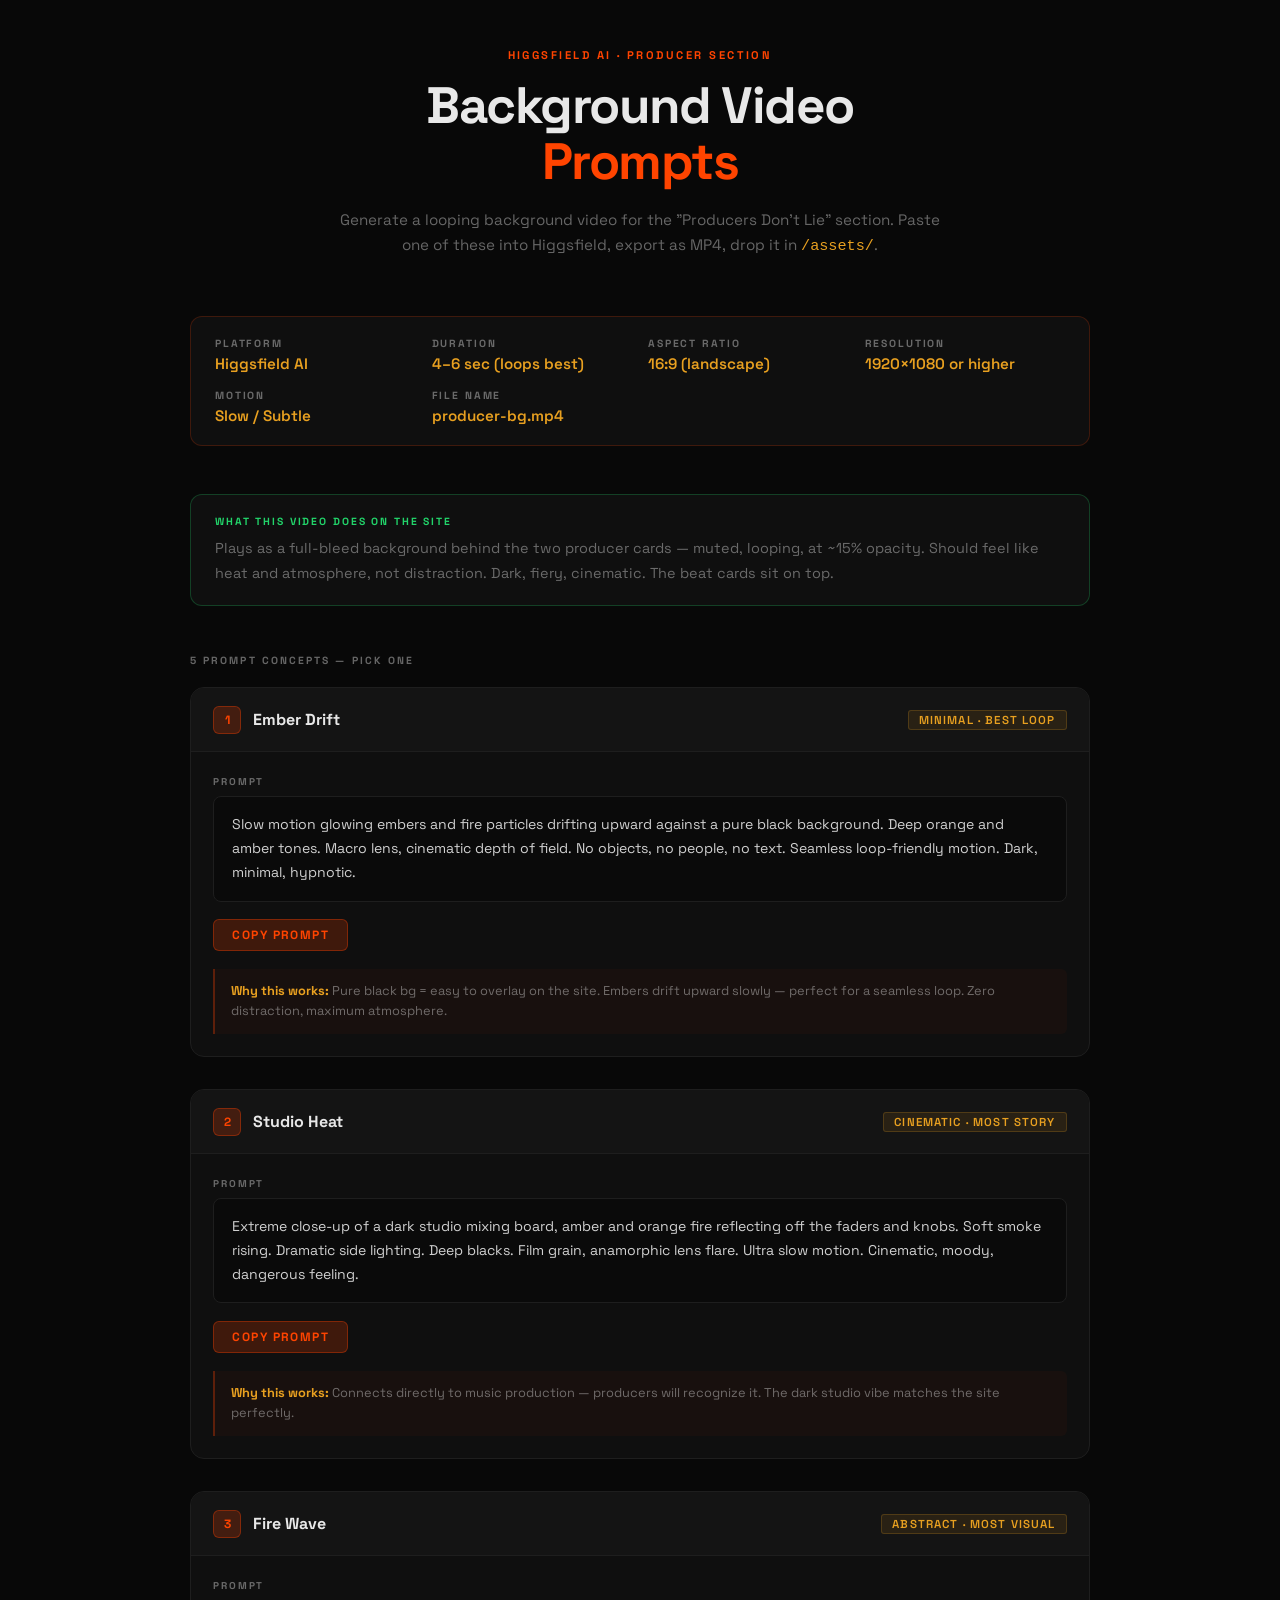
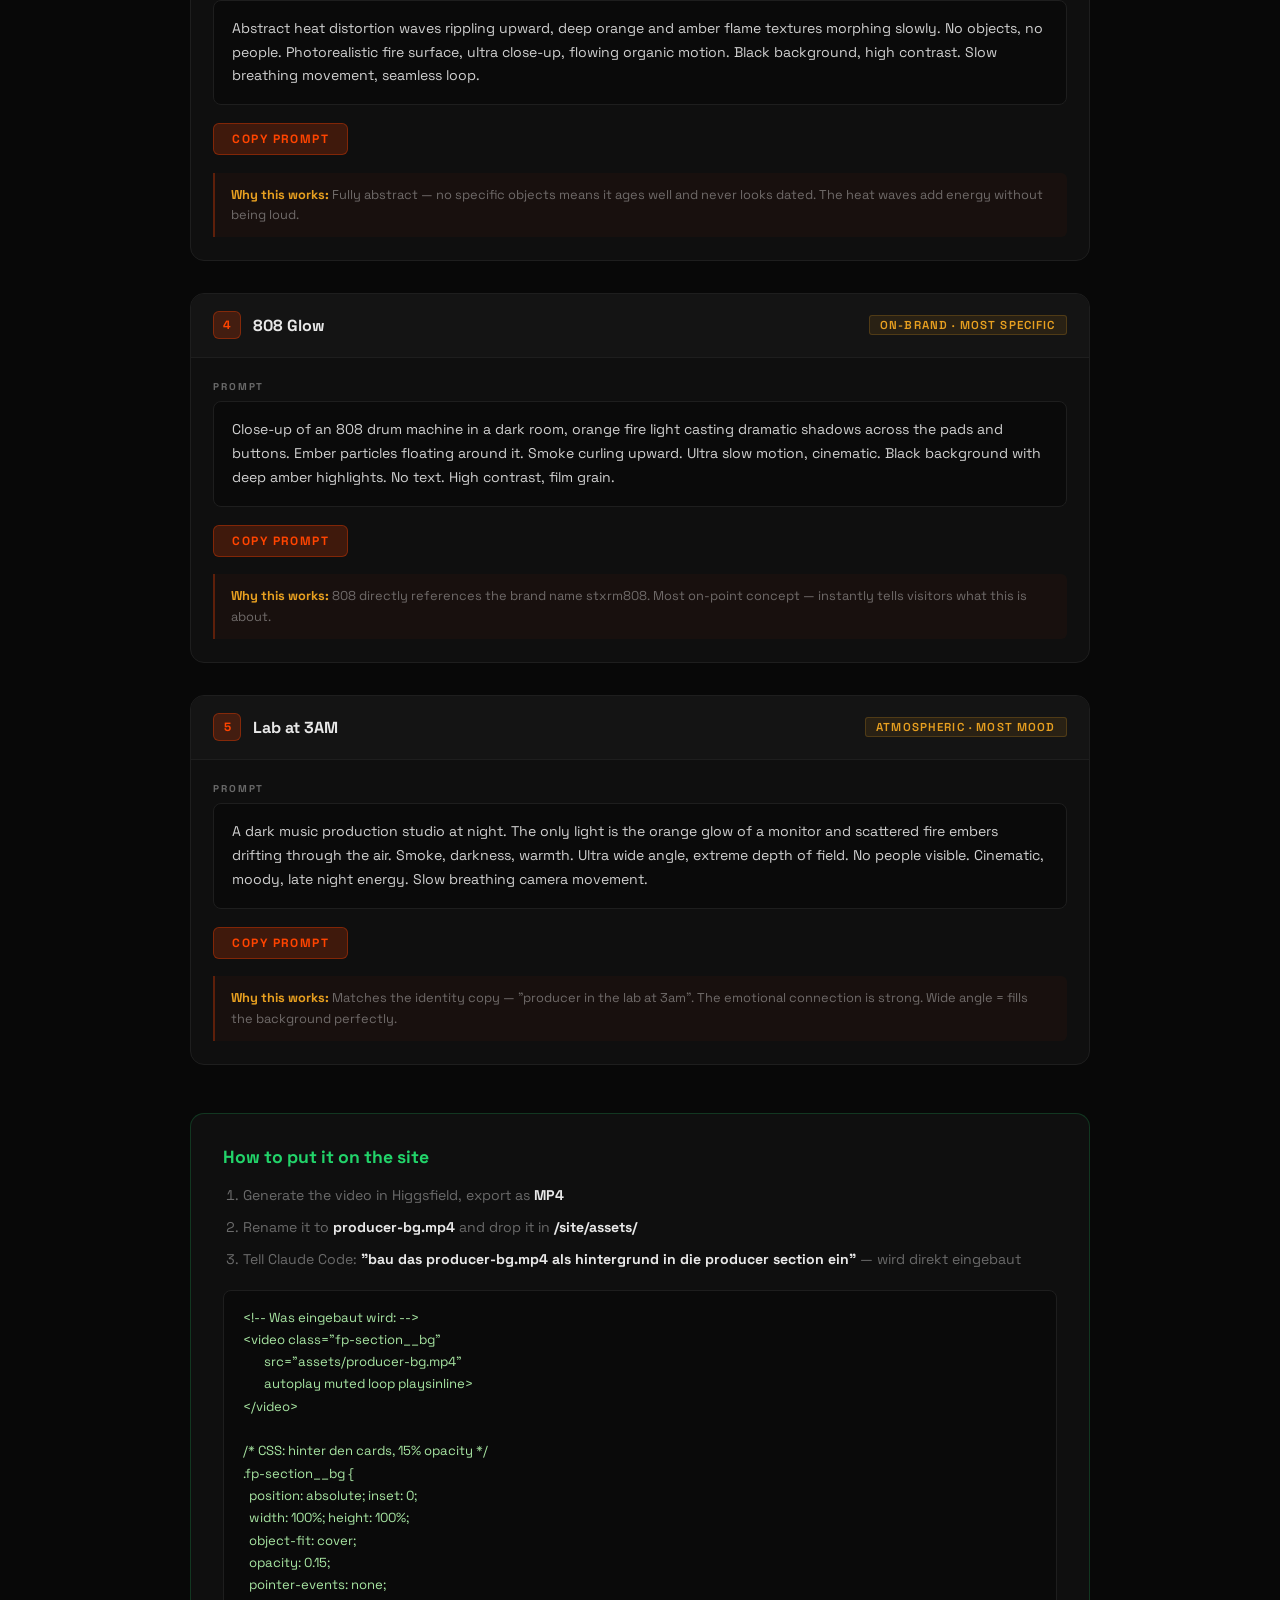
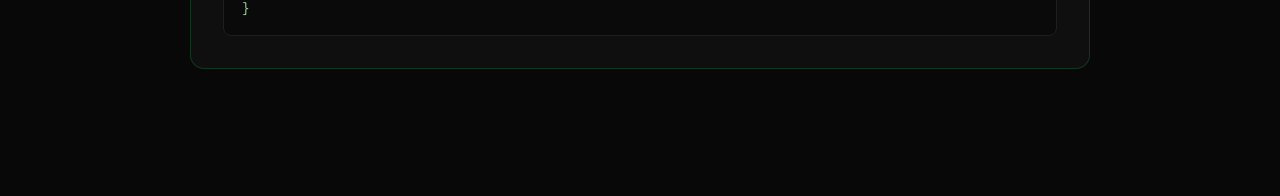
<file: higgsfield-producer-bg.html>
<!DOCTYPE html>
<html lang="en">
<head>
  <meta charset="UTF-8" />
  <meta name="viewport" content="width=device-width, initial-scale=1.0" />
  <title>Higgsfield Prompts — Producer Section Background</title>
  <link href="https://fonts.googleapis.com/css2?family=Space+Grotesk:wght@400;500;600;700&display=swap" rel="stylesheet" />
  <style>
    *, *::before, *::after { box-sizing: border-box; margin: 0; padding: 0; }
    :root {
      --fire:   #FF4400;
      --amber:  #E8A020;
      --bg:     #080808;
      --card:   #0f0f0f;
      --card2:  #141414;
      --border: #1e1e1e;
      --hot:    rgba(255,68,0,0.2);
      --text:   #e8e8e8;
      --muted:  rgba(255,255,255,0.38);
      --green:  #22d46a;
    }
    body {
      background: var(--bg);
      color: var(--text);
      font-family: 'Space Grotesk', sans-serif;
      min-height: 100vh;
      padding: 3rem 1.5rem 8rem;
    }

    /* ── Header ── */
    .header {
      max-width: 900px;
      margin: 0 auto 3.5rem;
      text-align: center;
    }
    .header__eyebrow {
      font-size: 0.7rem;
      font-weight: 700;
      letter-spacing: 0.22em;
      text-transform: uppercase;
      color: var(--fire);
      margin-bottom: 1rem;
    }
    .header__title {
      font-size: clamp(2rem, 5vw, 3.2rem);
      font-weight: 800;
      letter-spacing: -0.03em;
      line-height: 1.1;
      margin-bottom: 1rem;
    }
    .header__title em { color: var(--fire); font-style: normal; }
    .header__sub {
      font-size: 0.95rem;
      color: var(--muted);
      line-height: 1.7;
      max-width: 600px;
      margin: 0 auto;
    }

    /* ── Settings bar ── */
    .settings {
      max-width: 900px;
      margin: 0 auto 3rem;
      background: var(--card);
      border: 1px solid rgba(255,68,0,0.2);
      border-radius: 12px;
      padding: 1.25rem 1.5rem;
      display: grid;
      grid-template-columns: repeat(auto-fit, minmax(160px, 1fr));
      gap: 1rem;
    }
    .setting {
      display: flex;
      flex-direction: column;
      gap: 4px;
    }
    .setting__label {
      font-size: 0.65rem;
      font-weight: 700;
      letter-spacing: 0.18em;
      text-transform: uppercase;
      color: var(--muted);
    }
    .setting__val {
      font-size: 0.95rem;
      font-weight: 600;
      color: var(--amber);
    }

    /* ── Goal block ── */
    .goal {
      max-width: 900px;
      margin: 0 auto 3rem;
      background: var(--card);
      border: 1px solid rgba(34,212,106,0.25);
      border-radius: 12px;
      padding: 1.25rem 1.5rem;
    }
    .goal__label {
      font-size: 0.65rem;
      font-weight: 700;
      letter-spacing: 0.18em;
      text-transform: uppercase;
      color: var(--green);
      margin-bottom: 0.5rem;
    }
    .goal__text {
      font-size: 0.9rem;
      color: var(--muted);
      line-height: 1.7;
    }

    /* ── Section label ── */
    .section-label {
      max-width: 900px;
      margin: 0 auto 1.25rem;
      font-size: 0.65rem;
      font-weight: 700;
      letter-spacing: 0.2em;
      text-transform: uppercase;
      color: var(--muted);
    }

    /* ── Concept card ── */
    .concept {
      max-width: 900px;
      margin: 0 auto 2rem;
      background: var(--card);
      border: 1px solid var(--border);
      border-radius: 14px;
      overflow: hidden;
      transition: border-color 0.25s;
    }
    .concept:hover { border-color: rgba(255,68,0,0.3); }

    .concept__head {
      display: flex;
      align-items: center;
      justify-content: space-between;
      gap: 1rem;
      padding: 1.1rem 1.4rem;
      background: var(--card2);
      border-bottom: 1px solid var(--border);
    }
    .concept__meta {
      display: flex;
      align-items: center;
      gap: 0.75rem;
    }
    .concept__num {
      width: 28px;
      height: 28px;
      border-radius: 6px;
      background: var(--hot);
      border: 1px solid rgba(255,68,0,0.35);
      display: flex;
      align-items: center;
      justify-content: center;
      font-size: 0.75rem;
      font-weight: 800;
      color: var(--fire);
      flex-shrink: 0;
    }
    .concept__title {
      font-size: 1rem;
      font-weight: 700;
      color: var(--text);
    }
    .concept__vibe {
      font-size: 0.72rem;
      font-weight: 600;
      letter-spacing: 0.1em;
      text-transform: uppercase;
      color: var(--amber);
      background: rgba(232,160,32,0.1);
      border: 1px solid rgba(232,160,32,0.2);
      padding: 2px 10px;
      border-radius: 3px;
      white-space: nowrap;
    }

    .concept__body { padding: 1.4rem; display: flex; flex-direction: column; gap: 1.1rem; }

    .prompt-block { display: flex; flex-direction: column; gap: 0.5rem; }
    .prompt-block__label {
      font-size: 0.62rem;
      font-weight: 700;
      letter-spacing: 0.18em;
      text-transform: uppercase;
      color: var(--muted);
    }
    .prompt-block__text {
      background: #0a0a0a;
      border: 1px solid var(--border);
      border-radius: 8px;
      padding: 1rem 1.1rem;
      font-size: 0.88rem;
      line-height: 1.7;
      color: #d0d0d0;
      font-family: 'Space Grotesk', monospace;
      white-space: pre-wrap;
      word-break: break-word;
    }
    .prompt-block__text em { color: var(--fire); font-style: normal; }

    .prompt-actions { display: flex; gap: 0.6rem; flex-wrap: wrap; }
    .btn-copy {
      padding: 7px 18px;
      font-family: 'Space Grotesk', sans-serif;
      font-size: 0.75rem;
      font-weight: 700;
      letter-spacing: 0.12em;
      text-transform: uppercase;
      background: var(--hot);
      color: var(--fire);
      border: 1px solid rgba(255,68,0,0.35);
      border-radius: 6px;
      cursor: pointer;
      transition: background 0.2s, color 0.2s;
    }
    .btn-copy:hover { background: rgba(255,68,0,0.3); color: #fff; }
    .btn-copy.copied { background: rgba(34,212,106,0.15); color: var(--green); border-color: rgba(34,212,106,0.3); }

    .concept__tip {
      font-size: 0.8rem;
      color: var(--muted);
      line-height: 1.6;
      padding: 0.75rem 1rem;
      border-left: 2px solid rgba(255,68,0,0.3);
      background: rgba(255,68,0,0.04);
      border-radius: 0 6px 6px 0;
    }
    .concept__tip strong { color: var(--amber); }

    /* ── Integration block ── */
    .integration {
      max-width: 900px;
      margin: 3rem auto 0;
      background: var(--card);
      border: 1px solid rgba(34,212,106,0.2);
      border-radius: 14px;
      padding: 2rem;
    }
    .integration h2 {
      font-size: 1.1rem;
      font-weight: 700;
      margin-bottom: 1rem;
      color: var(--green);
    }
    .integration ol {
      padding-left: 1.25rem;
      display: flex;
      flex-direction: column;
      gap: 0.6rem;
    }
    .integration li { font-size: 0.88rem; color: var(--muted); line-height: 1.6; }
    .integration li strong { color: var(--text); }
    .code-block {
      background: #0a0a0a;
      border: 1px solid var(--border);
      border-radius: 8px;
      padding: 1rem 1.2rem;
      margin-top: 1.2rem;
      font-size: 0.82rem;
      color: #a8e6a3;
      line-height: 1.7;
      white-space: pre;
      overflow-x: auto;
    }
  </style>
</head>
<body>

  <!-- Header -->
  <div class="header">
    <p class="header__eyebrow">Higgsfield AI · Producer Section</p>
    <h1 class="header__title">Background Video<br/><em>Prompts</em></h1>
    <p class="header__sub">
      Generate a looping background video for the "Producers Don't Lie" section.
      Paste one of these into Higgsfield, export as MP4, drop it in <code style="color:var(--amber)">/assets/</code>.
    </p>
  </div>

  <!-- Recommended settings -->
  <div class="settings">
    <div class="setting">
      <span class="setting__label">Platform</span>
      <span class="setting__val">Higgsfield AI</span>
    </div>
    <div class="setting">
      <span class="setting__label">Duration</span>
      <span class="setting__val">4–6 sec (loops best)</span>
    </div>
    <div class="setting">
      <span class="setting__label">Aspect Ratio</span>
      <span class="setting__val">16:9 (landscape)</span>
    </div>
    <div class="setting">
      <span class="setting__label">Resolution</span>
      <span class="setting__val">1920×1080 or higher</span>
    </div>
    <div class="setting">
      <span class="setting__label">Motion</span>
      <span class="setting__val">Slow / Subtle</span>
    </div>
    <div class="setting">
      <span class="setting__label">File name</span>
      <span class="setting__val">producer-bg.mp4</span>
    </div>
  </div>

  <!-- Goal -->
  <div class="goal">
    <p class="goal__label">What this video does on the site</p>
    <p class="goal__text">
      Plays as a full-bleed background behind the two producer cards — muted, looping, at ~15% opacity.
      Should feel like heat and atmosphere, not distraction. Dark, fiery, cinematic.
      The beat cards sit on top.
    </p>
  </div>

  <!-- Concepts -->
  <p class="section-label">5 Prompt Concepts — Pick One</p>

  <!-- 1 -->
  <div class="concept">
    <div class="concept__head">
      <div class="concept__meta">
        <div class="concept__num">1</div>
        <span class="concept__title">Ember Drift</span>
      </div>
      <span class="concept__vibe">Minimal · Best Loop</span>
    </div>
    <div class="concept__body">
      <div class="prompt-block">
        <span class="prompt-block__label">Prompt</span>
        <div class="prompt-block__text" id="p1">Slow motion glowing embers and fire particles drifting upward against a pure black background. Deep orange and amber tones. Macro lens, cinematic depth of field. No objects, no people, no text. Seamless loop-friendly motion. Dark, minimal, hypnotic.</div>
      </div>
      <div class="prompt-actions">
        <button class="btn-copy" onclick="copy('p1',this)">Copy Prompt</button>
      </div>
      <p class="concept__tip">
        <strong>Why this works:</strong> Pure black bg = easy to overlay on the site. Embers drift upward slowly — perfect for a seamless loop. Zero distraction, maximum atmosphere.
      </p>
    </div>
  </div>

  <!-- 2 -->
  <div class="concept">
    <div class="concept__head">
      <div class="concept__meta">
        <div class="concept__num">2</div>
        <span class="concept__title">Studio Heat</span>
      </div>
      <span class="concept__vibe">Cinematic · Most Story</span>
    </div>
    <div class="concept__body">
      <div class="prompt-block">
        <span class="prompt-block__label">Prompt</span>
        <div class="prompt-block__text" id="p2">Extreme close-up of a dark studio mixing board, amber and orange fire reflecting off the faders and knobs. Soft smoke rising. Dramatic side lighting. Deep blacks. Film grain, anamorphic lens flare. Ultra slow motion. Cinematic, moody, dangerous feeling.</div>
      </div>
      <div class="prompt-actions">
        <button class="btn-copy" onclick="copy('p2',this)">Copy Prompt</button>
      </div>
      <p class="concept__tip">
        <strong>Why this works:</strong> Connects directly to music production — producers will recognize it. The dark studio vibe matches the site perfectly.
      </p>
    </div>
  </div>

  <!-- 3 -->
  <div class="concept">
    <div class="concept__head">
      <div class="concept__meta">
        <div class="concept__num">3</div>
        <span class="concept__title">Fire Wave</span>
      </div>
      <span class="concept__vibe">Abstract · Most Visual</span>
    </div>
    <div class="concept__body">
      <div class="prompt-block">
        <span class="prompt-block__label">Prompt</span>
        <div class="prompt-block__text" id="p3">Abstract heat distortion waves rippling upward, deep orange and amber flame textures morphing slowly. No objects, no people. Photorealistic fire surface, ultra close-up, flowing organic motion. Black background, high contrast. Slow breathing movement, seamless loop.</div>
      </div>
      <div class="prompt-actions">
        <button class="btn-copy" onclick="copy('p3',this)">Copy Prompt</button>
      </div>
      <p class="concept__tip">
        <strong>Why this works:</strong> Fully abstract — no specific objects means it ages well and never looks dated. The heat waves add energy without being loud.
      </p>
    </div>
  </div>

  <!-- 4 -->
  <div class="concept">
    <div class="concept__head">
      <div class="concept__meta">
        <div class="concept__num">4</div>
        <span class="concept__title">808 Glow</span>
      </div>
      <span class="concept__vibe">On-Brand · Most Specific</span>
    </div>
    <div class="concept__body">
      <div class="prompt-block">
        <span class="prompt-block__label">Prompt</span>
        <div class="prompt-block__text" id="p4">Close-up of an 808 drum machine in a dark room, orange fire light casting dramatic shadows across the pads and buttons. Ember particles floating around it. Smoke curling upward. Ultra slow motion, cinematic. Black background with deep amber highlights. No text. High contrast, film grain.</div>
      </div>
      <div class="prompt-actions">
        <button class="btn-copy" onclick="copy('p4',this)">Copy Prompt</button>
      </div>
      <p class="concept__tip">
        <strong>Why this works:</strong> 808 directly references the brand name stxrm808. Most on-point concept — instantly tells visitors what this is about.
      </p>
    </div>
  </div>

  <!-- 5 -->
  <div class="concept">
    <div class="concept__head">
      <div class="concept__meta">
        <div class="concept__num">5</div>
        <span class="concept__title">Lab at 3AM</span>
      </div>
      <span class="concept__vibe">Atmospheric · Most Mood</span>
    </div>
    <div class="concept__body">
      <div class="prompt-block">
        <span class="prompt-block__label">Prompt</span>
        <div class="prompt-block__text" id="p5">A dark music production studio at night. The only light is the orange glow of a monitor and scattered fire embers drifting through the air. Smoke, darkness, warmth. Ultra wide angle, extreme depth of field. No people visible. Cinematic, moody, late night energy. Slow breathing camera movement.</div>
      </div>
      <div class="prompt-actions">
        <button class="btn-copy" onclick="copy('p5',this)">Copy Prompt</button>
      </div>
      <p class="concept__tip">
        <strong>Why this works:</strong> Matches the identity copy — "producer in the lab at 3am". The emotional connection is strong. Wide angle = fills the background perfectly.
      </p>
    </div>
  </div>

  <!-- Integration guide -->
  <div class="integration">
    <h2>How to put it on the site</h2>
    <ol>
      <li>Generate the video in Higgsfield, export as <strong>MP4</strong></li>
      <li>Rename it to <strong>producer-bg.mp4</strong> and drop it in <strong>/site/assets/</strong></li>
      <li>Tell Claude Code: <strong>"bau das producer-bg.mp4 als hintergrund in die producer section ein"</strong> — wird direkt eingebaut</li>
    </ol>
    <div class="code-block">&lt;!-- Was eingebaut wird: --&gt;
&lt;video class="fp-section__bg"
       src="assets/producer-bg.mp4"
       autoplay muted loop playsinline&gt;
&lt;/video&gt;

/* CSS: hinter den cards, 15% opacity */
.fp-section__bg {
  position: absolute; inset: 0;
  width: 100%; height: 100%;
  object-fit: cover;
  opacity: 0.15;
  pointer-events: none;
}</div>
  </div>

  <script>
    function copy(id, btn) {
      const text = document.getElementById(id).textContent.trim();
      navigator.clipboard.writeText(text).then(() => {
        btn.textContent = 'Copied ✓';
        btn.classList.add('copied');
        setTimeout(() => {
          btn.textContent = 'Copy Prompt';
          btn.classList.remove('copied');
        }, 2000);
      });
    }
  </script>
</body>
</html>
</file>
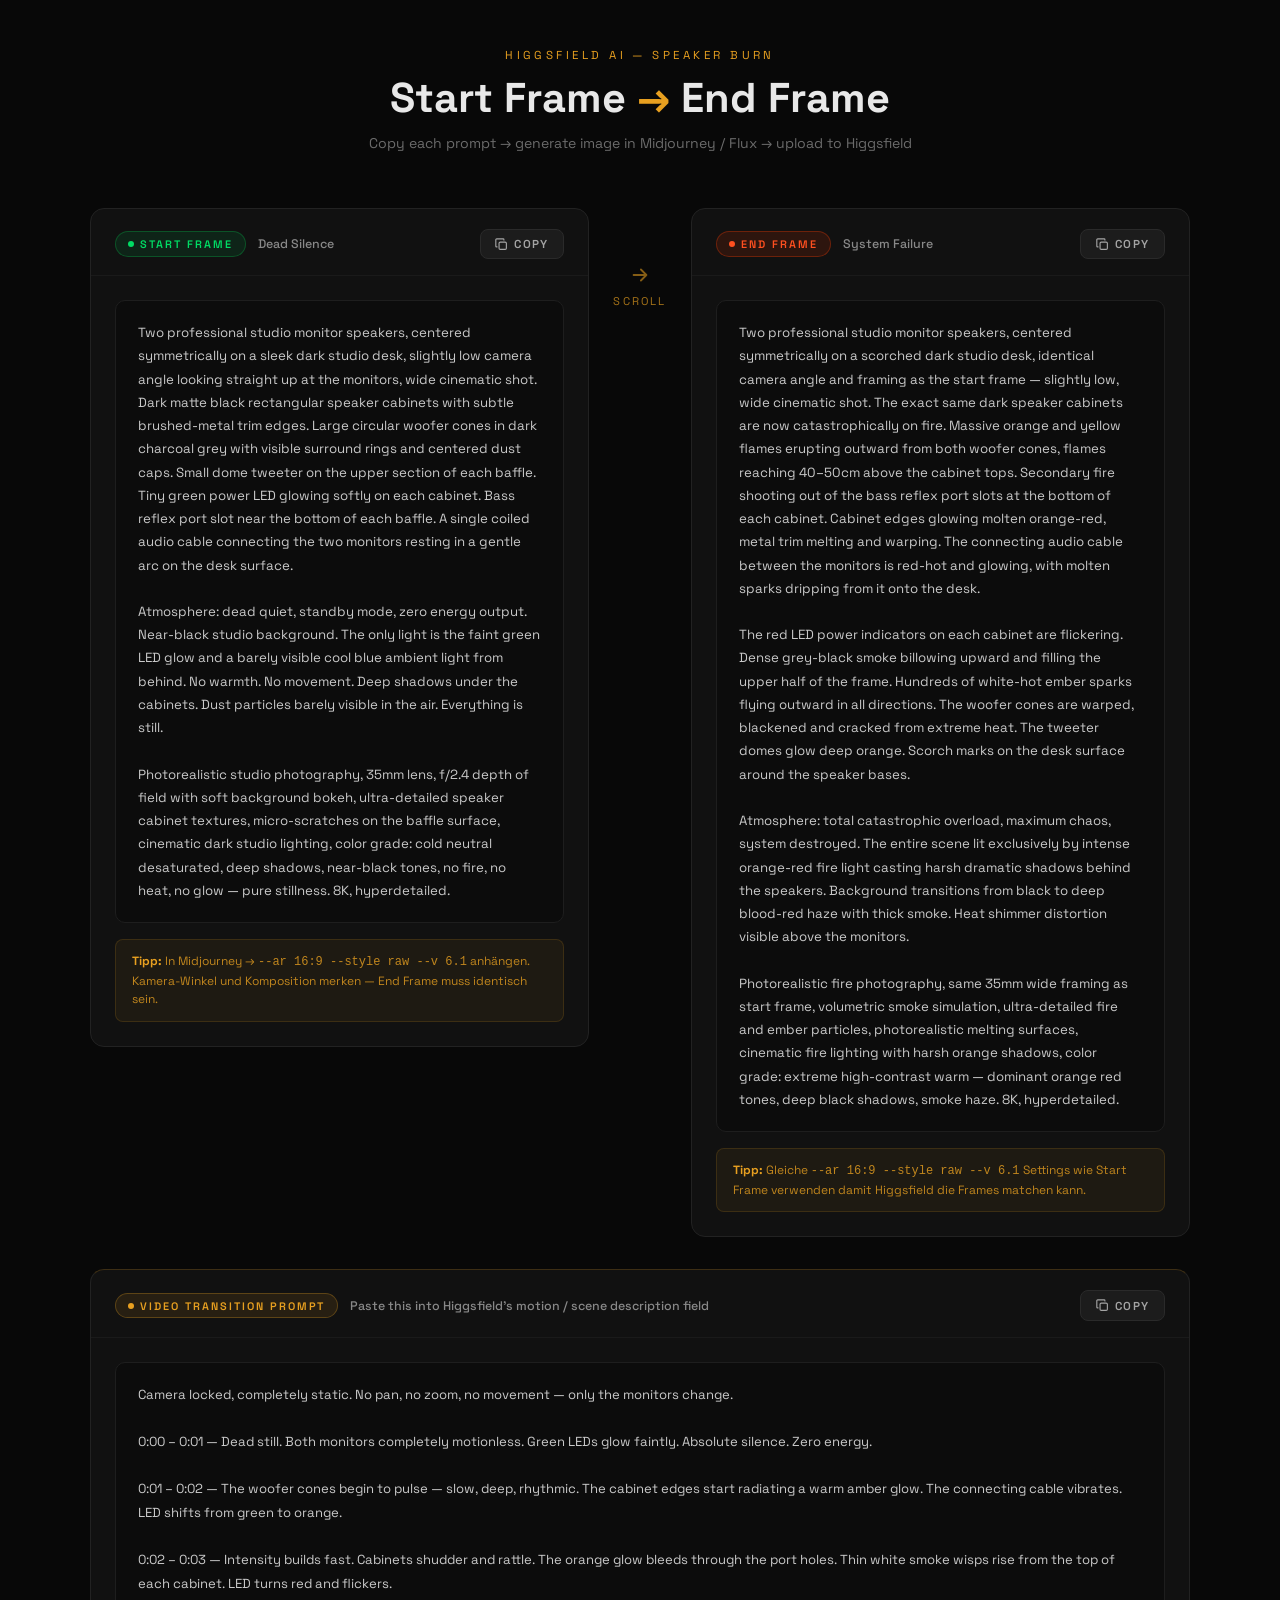
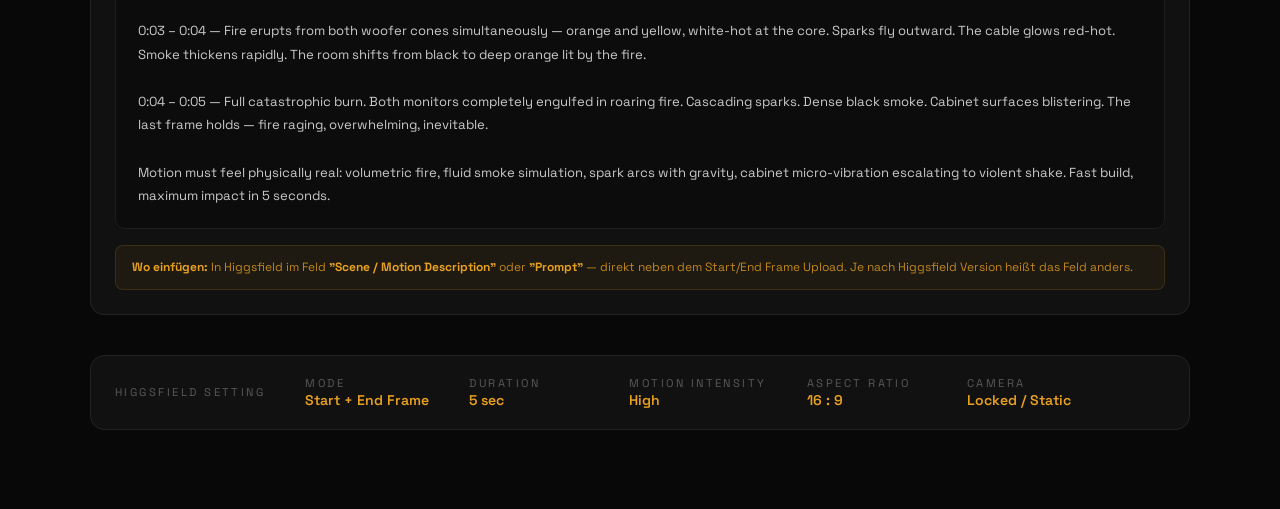
<file: higgsfield-prompts.html>
<!DOCTYPE html>
<html lang="en">
<head>
  <meta charset="UTF-8" />
  <meta name="viewport" content="width=device-width, initial-scale=1.0" />
  <title>Higgsfield Prompts — DNA Plugins Speaker Animation</title>
  <link href="https://fonts.googleapis.com/css2?family=Space+Grotesk:wght@400;500;600;700&display=swap" rel="stylesheet" />
  <style>
    *, *::before, *::after { box-sizing: border-box; margin: 0; padding: 0; }

    body {
      background: #080808;
      color: #e8e8e8;
      font-family: 'Space Grotesk', sans-serif;
      min-height: 100vh;
      padding: 3rem 1.5rem 5rem;
    }

    .header {
      text-align: center;
      margin-bottom: 3.5rem;
    }
    .header__tag {
      font-size: 0.72rem;
      letter-spacing: 0.3em;
      text-transform: uppercase;
      color: #E8A020;
      margin-bottom: 0.75rem;
    }
    .header__title {
      font-size: clamp(1.6rem, 4vw, 2.6rem);
      font-weight: 700;
      line-height: 1.15;
    }
    .header__title span { color: #E8A020; }
    .header__sub {
      margin-top: 0.75rem;
      font-size: 0.88rem;
      color: rgba(255,255,255,0.4);
    }

    .flow {
      display: grid;
      grid-template-columns: 1fr auto 1fr;
      gap: 1.5rem;
      align-items: start;
      max-width: 1100px;
      margin: 0 auto;
    }

    .arrow {
      display: flex;
      flex-direction: column;
      align-items: center;
      justify-content: center;
      padding-top: 3.5rem;
      gap: 0.5rem;
      color: #E8A020;
      font-size: 0.7rem;
      letter-spacing: 0.2em;
      text-transform: uppercase;
      opacity: 0.7;
    }
    .arrow svg { opacity: 0.8; }

    .card {
      background: #111;
      border: 1px solid #222;
      border-radius: 14px;
      overflow: hidden;
    }
    .card:hover { border-color: #333; }

    .card__header {
      padding: 1.25rem 1.5rem 1rem;
      border-bottom: 1px solid #1a1a1a;
      display: flex;
      align-items: center;
      justify-content: space-between;
      gap: 1rem;
    }
    .card__label-wrap { display: flex; align-items: center; gap: 0.75rem; }

    .badge {
      display: inline-flex;
      align-items: center;
      gap: 0.4rem;
      font-size: 0.68rem;
      font-weight: 600;
      letter-spacing: 0.18em;
      text-transform: uppercase;
      padding: 0.3rem 0.75rem;
      border-radius: 99px;
    }
    .badge--start {
      background: rgba(0,180,80,0.12);
      color: #00dc64;
      border: 1px solid rgba(0,220,80,0.25);
    }
    .badge--end {
      background: rgba(255,60,0,0.12);
      color: #ff5020;
      border: 1px solid rgba(255,60,0,0.3);
    }
    .badge__dot {
      width: 6px; height: 6px;
      border-radius: 50%;
      flex-shrink: 0;
    }
    .badge--start .badge__dot { background: #00dc64; }
    .badge--end   .badge__dot { background: #ff5020; }

    .card__title {
      font-size: 0.78rem;
      font-weight: 500;
      color: rgba(255,255,255,0.5);
    }

    .copy-btn {
      display: inline-flex;
      align-items: center;
      gap: 0.4rem;
      background: #1c1c1c;
      border: 1px solid #2a2a2a;
      color: rgba(255,255,255,0.6);
      font-family: inherit;
      font-size: 0.72rem;
      font-weight: 600;
      letter-spacing: 0.12em;
      text-transform: uppercase;
      padding: 0.45rem 0.9rem;
      border-radius: 8px;
      cursor: pointer;
      transition: background 0.15s, color 0.15s, border-color 0.15s;
      white-space: nowrap;
      flex-shrink: 0;
    }
    .copy-btn:hover { background: #242424; color: #fff; border-color: #E8A020; }
    .copy-btn.copied {
      background: rgba(0,180,80,0.15);
      color: #00dc64;
      border-color: rgba(0,220,80,0.35);
    }

    .card__body {
      padding: 1.5rem;
    }

    .prompt-box {
      background: #0c0c0c;
      border: 1px solid #1e1e1e;
      border-radius: 10px;
      padding: 1.25rem 1.4rem;
      font-size: 0.83rem;
      line-height: 1.75;
      color: rgba(255,255,255,0.78);
      white-space: pre-wrap;
      word-break: break-word;
      user-select: all;
      cursor: text;
    }
    .prompt-box:focus { outline: 1px solid #E8A020; }

    .card__tip {
      margin-top: 1rem;
      padding: 0.75rem 1rem;
      background: rgba(232,160,32,0.06);
      border: 1px solid rgba(232,160,32,0.15);
      border-radius: 8px;
      font-size: 0.75rem;
      color: rgba(232,160,32,0.8);
      line-height: 1.55;
    }
    .card__tip strong { color: #E8A020; }

    .settings-bar {
      max-width: 1100px;
      margin: 2.5rem auto 0;
      background: #111;
      border: 1px solid #222;
      border-radius: 14px;
      padding: 1.25rem 1.5rem;
      display: flex;
      flex-wrap: wrap;
      gap: 1rem 2.5rem;
      align-items: center;
    }
    .settings-bar__label {
      font-size: 0.7rem;
      letter-spacing: 0.22em;
      text-transform: uppercase;
      color: rgba(255,255,255,0.3);
      margin-bottom: 0.1rem;
    }
    .settings-bar__val {
      font-size: 0.88rem;
      font-weight: 600;
      color: #E8A020;
    }
    .settings-bar__item { min-width: 120px; }

    .badge--transition {
      background: rgba(232,160,32,0.1);
      color: #E8A020;
      border: 1px solid rgba(232,160,32,0.28);
    }
    .badge--transition .badge__dot { background: #E8A020; }

    .transition-card {
      max-width: 1100px;
      margin: 2rem auto 0;
      background: #111;
      border: 1px solid #222;
      border-top: 1px solid rgba(232,160,32,0.2);
      border-radius: 14px;
      overflow: hidden;
    }
    .transition-card:hover { border-color: #2a2a2a; border-top-color: rgba(232,160,32,0.35); }

    .transition-card__header {
      padding: 1.25rem 1.5rem 1rem;
      border-bottom: 1px solid #1a1a1a;
      display: flex;
      align-items: center;
      justify-content: space-between;
      gap: 1rem;
      flex-wrap: wrap;
    }
    .transition-card__label-wrap { display: flex; align-items: center; gap: 0.75rem; flex-wrap: wrap; }

    .transition-card__body { padding: 1.5rem; }

    .prompt-box--transition {
      font-size: 0.82rem;
      line-height: 1.8;
    }
    .prompt-box--transition strong { color: #E8A020; }

    @media (max-width: 720px) {
      .flow { grid-template-columns: 1fr; }
      .arrow { flex-direction: row; padding-top: 0; }
    }
  </style>
</head>
<body>

  <div class="header">
    <p class="header__tag">Higgsfield AI — Speaker Burn</p>
    <h1 class="header__title">Start Frame <span>&rarr;</span> End Frame</h1>
    <p class="header__sub">Copy each prompt → generate image in Midjourney / Flux → upload to Higgsfield</p>
  </div>

  <div class="flow">

    <!-- START FRAME -->
    <div class="card">
      <div class="card__header">
        <div class="card__label-wrap">
          <span class="badge badge--start"><span class="badge__dot"></span>Start Frame</span>
          <span class="card__title">Dead Silence</span>
        </div>
        <button class="copy-btn" onclick="copyPrompt('prompt-start', this)">
          <svg width="13" height="13" viewBox="0 0 16 16" fill="currentColor"><rect x="5" y="5" width="9" height="9" rx="1.5" stroke="currentColor" stroke-width="1.4" fill="none"/><path d="M3 11H2a1 1 0 0 1-1-1V2a1 1 0 0 1 1-1h8a1 1 0 0 1 1 1v1" stroke="currentColor" stroke-width="1.4" fill="none"/></svg>
          Copy
        </button>
      </div>
      <div class="card__body">
        <div class="prompt-box" id="prompt-start" tabindex="0">Two professional studio monitor speakers, centered symmetrically on a sleek dark studio desk, slightly low camera angle looking straight up at the monitors, wide cinematic shot. Dark matte black rectangular speaker cabinets with subtle brushed-metal trim edges. Large circular woofer cones in dark charcoal grey with visible surround rings and centered dust caps. Small dome tweeter on the upper section of each baffle. Tiny green power LED glowing softly on each cabinet. Bass reflex port slot near the bottom of each baffle. A single coiled audio cable connecting the two monitors resting in a gentle arc on the desk surface.

Atmosphere: dead quiet, standby mode, zero energy output. Near-black studio background. The only light is the faint green LED glow and a barely visible cool blue ambient light from behind. No warmth. No movement. Deep shadows under the cabinets. Dust particles barely visible in the air. Everything is still.

Photorealistic studio photography, 35mm lens, f/2.4 depth of field with soft background bokeh, ultra-detailed speaker cabinet textures, micro-scratches on the baffle surface, cinematic dark studio lighting, color grade: cold neutral desaturated, deep shadows, near-black tones, no fire, no heat, no glow — pure stillness. 8K, hyperdetailed.</div>
        <p class="card__tip"><strong>Tipp:</strong> In Midjourney → <code>--ar 16:9 --style raw --v 6.1</code> anhängen. Kamera-Winkel und Komposition merken — End Frame muss identisch sein.</p>
      </div>
    </div>

    <!-- ARROW -->
    <div class="arrow">
      <svg width="22" height="22" viewBox="0 0 24 24" fill="none" stroke="currentColor" stroke-width="2" stroke-linecap="round" stroke-linejoin="round"><path d="M5 12h14M13 6l6 6-6 6"/></svg>
      scroll
    </div>

    <!-- END FRAME -->
    <div class="card">
      <div class="card__header">
        <div class="card__label-wrap">
          <span class="badge badge--end"><span class="badge__dot"></span>End Frame</span>
          <span class="card__title">System Failure</span>
        </div>
        <button class="copy-btn" onclick="copyPrompt('prompt-end', this)">
          <svg width="13" height="13" viewBox="0 0 16 16" fill="currentColor"><rect x="5" y="5" width="9" height="9" rx="1.5" stroke="currentColor" stroke-width="1.4" fill="none"/><path d="M3 11H2a1 1 0 0 1-1-1V2a1 1 0 0 1 1-1h8a1 1 0 0 1 1 1v1" stroke="currentColor" stroke-width="1.4" fill="none"/></svg>
          Copy
        </button>
      </div>
      <div class="card__body">
        <div class="prompt-box" id="prompt-end" tabindex="0">Two professional studio monitor speakers, centered symmetrically on a scorched dark studio desk, identical camera angle and framing as the start frame — slightly low, wide cinematic shot. The exact same dark speaker cabinets are now catastrophically on fire. Massive orange and yellow flames erupting outward from both woofer cones, flames reaching 40–50cm above the cabinet tops. Secondary fire shooting out of the bass reflex port slots at the bottom of each cabinet. Cabinet edges glowing molten orange-red, metal trim melting and warping. The connecting audio cable between the monitors is red-hot and glowing, with molten sparks dripping from it onto the desk.

The red LED power indicators on each cabinet are flickering. Dense grey-black smoke billowing upward and filling the upper half of the frame. Hundreds of white-hot ember sparks flying outward in all directions. The woofer cones are warped, blackened and cracked from extreme heat. The tweeter domes glow deep orange. Scorch marks on the desk surface around the speaker bases.

Atmosphere: total catastrophic overload, maximum chaos, system destroyed. The entire scene lit exclusively by intense orange-red fire light casting harsh dramatic shadows behind the speakers. Background transitions from black to deep blood-red haze with thick smoke. Heat shimmer distortion visible above the monitors.

Photorealistic fire photography, same 35mm wide framing as start frame, volumetric smoke simulation, ultra-detailed fire and ember particles, photorealistic melting surfaces, cinematic fire lighting with harsh orange shadows, color grade: extreme high-contrast warm — dominant orange red tones, deep black shadows, smoke haze. 8K, hyperdetailed.</div>
        <p class="card__tip"><strong>Tipp:</strong> Gleiche <code>--ar 16:9 --style raw --v 6.1</code> Settings wie Start Frame verwenden damit Higgsfield die Frames matchen kann.</p>
      </div>
    </div>

  </div>

  <!-- TRANSITION PROMPT -->
  <div class="transition-card">
    <div class="transition-card__header">
      <div class="transition-card__label-wrap">
        <span class="badge badge--transition"><span class="badge__dot"></span>Video Transition Prompt</span>
        <span class="card__title">Paste this into Higgsfield's motion / scene description field</span>
      </div>
      <button class="copy-btn" onclick="copyPrompt('prompt-transition', this)">
        <svg width="13" height="13" viewBox="0 0 16 16" fill="currentColor"><rect x="5" y="5" width="9" height="9" rx="1.5" stroke="currentColor" stroke-width="1.4" fill="none"/><path d="M3 11H2a1 1 0 0 1-1-1V2a1 1 0 0 1 1-1h8a1 1 0 0 1 1 1v1" stroke="currentColor" stroke-width="1.4" fill="none"/></svg>
        Copy
      </button>
    </div>
    <div class="transition-card__body">
      <div class="prompt-box prompt-box--transition" id="prompt-transition" tabindex="0">Camera locked, completely static. No pan, no zoom, no movement — only the monitors change.

0:00 – 0:01 — Dead still. Both monitors completely motionless. Green LEDs glow faintly. Absolute silence. Zero energy.

0:01 – 0:02 — The woofer cones begin to pulse — slow, deep, rhythmic. The cabinet edges start radiating a warm amber glow. The connecting cable vibrates. LED shifts from green to orange.

0:02 – 0:03 — Intensity builds fast. Cabinets shudder and rattle. The orange glow bleeds through the port holes. Thin white smoke wisps rise from the top of each cabinet. LED turns red and flickers.

0:03 – 0:04 — Fire erupts from both woofer cones simultaneously — orange and yellow, white-hot at the core. Sparks fly outward. The cable glows red-hot. Smoke thickens rapidly. The room shifts from black to deep orange lit by the fire.

0:04 – 0:05 — Full catastrophic burn. Both monitors completely engulfed in roaring fire. Cascading sparks. Dense black smoke. Cabinet surfaces blistering. The last frame holds — fire raging, overwhelming, inevitable.

Motion must feel physically real: volumetric fire, fluid smoke simulation, spark arcs with gravity, cabinet micro-vibration escalating to violent shake. Fast build, maximum impact in 5 seconds.</div>
      <p class="card__tip" style="margin-top:1rem"><strong>Wo einfügen:</strong> In Higgsfield im Feld <strong>"Scene / Motion Description"</strong> oder <strong>"Prompt"</strong> — direkt neben dem Start/End Frame Upload. Je nach Higgsfield Version heißt das Feld anders.</p>
    </div>
  </div>

  <!-- Higgsfield Settings -->
  <div class="settings-bar">
    <div>
      <p class="settings-bar__label">Higgsfield Setting</p>
    </div>
    <div class="settings-bar__item">
      <p class="settings-bar__label">Mode</p>
      <p class="settings-bar__val">Start + End Frame</p>
    </div>
    <div class="settings-bar__item">
      <p class="settings-bar__label">Duration</p>
      <p class="settings-bar__val">5 sec</p>
    </div>
    <div class="settings-bar__item">
      <p class="settings-bar__label">Motion Intensity</p>
      <p class="settings-bar__val">High</p>
    </div>
    <div class="settings-bar__item">
      <p class="settings-bar__label">Aspect Ratio</p>
      <p class="settings-bar__val">16 : 9</p>
    </div>
    <div class="settings-bar__item">
      <p class="settings-bar__label">Camera</p>
      <p class="settings-bar__val">Locked / Static</p>
    </div>
  </div>

  <script>
    function copyPrompt(id, btn) {
      const text = document.getElementById(id).innerText;
      navigator.clipboard.writeText(text).then(() => {
        btn.classList.add('copied');
        btn.innerHTML = `<svg width="13" height="13" viewBox="0 0 16 16" fill="currentColor"><path d="M3 8L6.5 11.5 13 5" stroke="currentColor" stroke-width="2" stroke-linecap="round" stroke-linejoin="round" fill="none"/></svg> Copied!`;
        setTimeout(() => {
          btn.classList.remove('copied');
          btn.innerHTML = `<svg width="13" height="13" viewBox="0 0 16 16" fill="currentColor"><rect x="5" y="5" width="9" height="9" rx="1.5" stroke="currentColor" stroke-width="1.4" fill="none"/><path d="M3 11H2a1 1 0 0 1-1-1V2a1 1 0 0 1 1-1h8a1 1 0 0 1 1 1v1" stroke="currentColor" stroke-width="1.4" fill="none"/></svg> Copy`;
        }, 2200);
      });
    }
  </script>

</body>
</html>
</file>
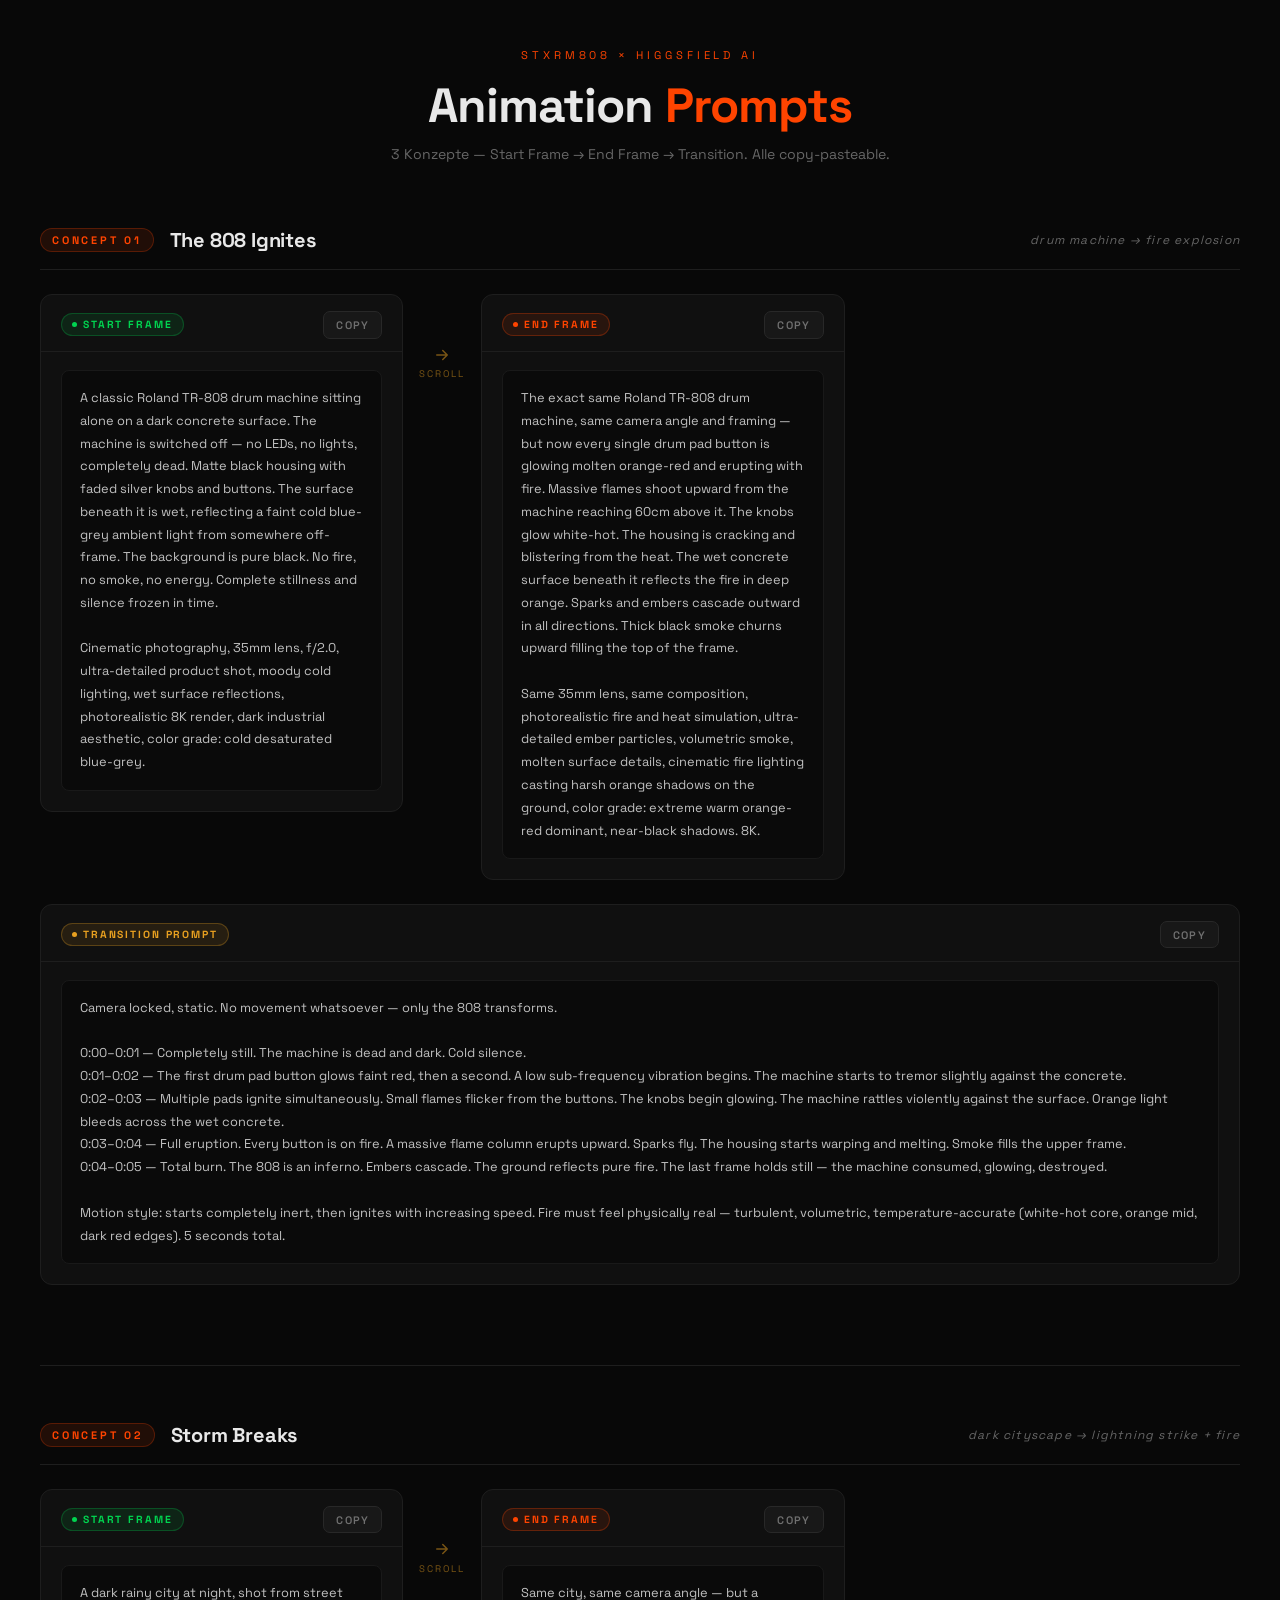
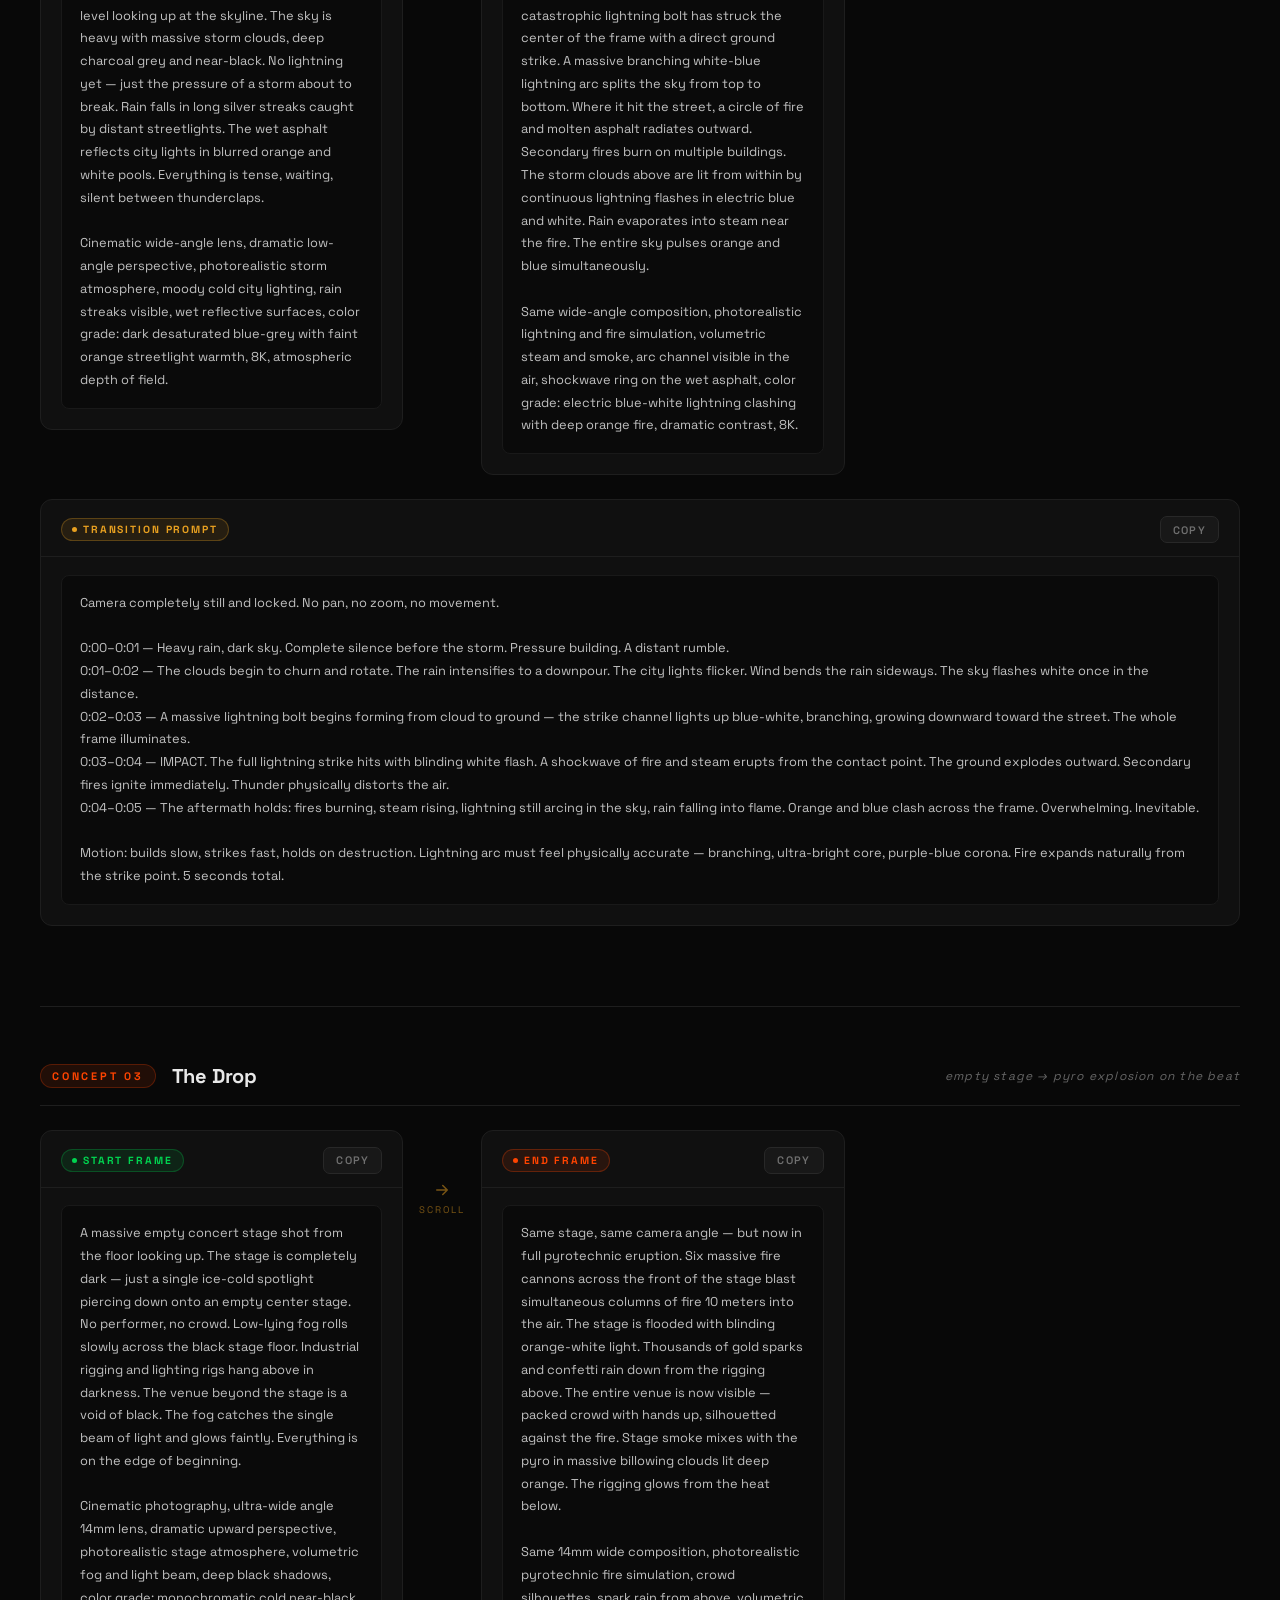
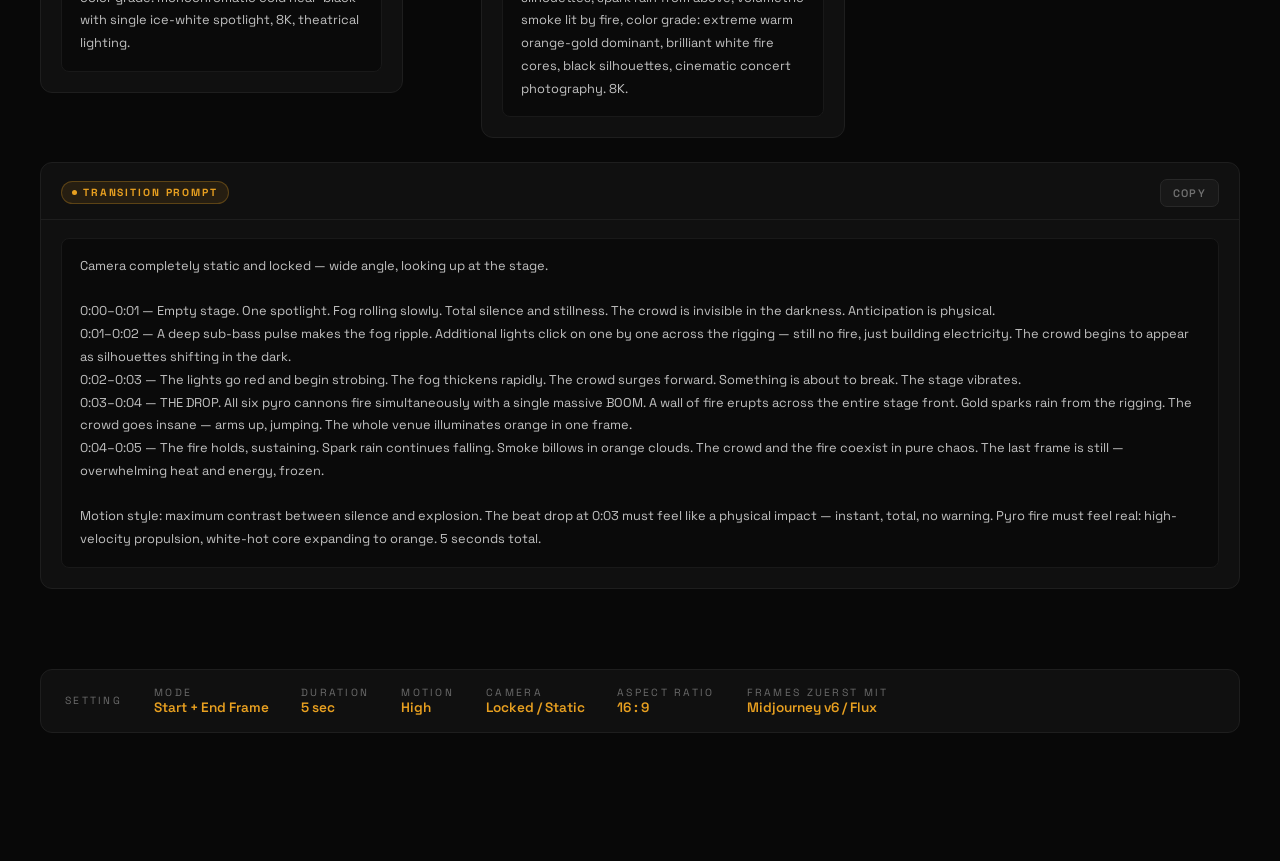
<file: higgsfield-stxrm808.html>
<!DOCTYPE html>
<html lang="en">
<head>
  <meta charset="UTF-8" />
  <meta name="viewport" content="width=device-width, initial-scale=1.0" />
  <title>Higgsfield Prompts — stxrm808</title>
  <link href="https://fonts.googleapis.com/css2?family=Space+Grotesk:wght@400;500;600;700&display=swap" rel="stylesheet" />
  <style>
    *, *::before, *::after { box-sizing: border-box; margin: 0; padding: 0; }

    :root {
      --fire:   #FF4400;
      --amber:  #E8A020;
      --bg:     #080808;
      --card:   #101010;
      --border: #1e1e1e;
      --text:   #e8e8e8;
      --muted:  rgba(255,255,255,0.38);
    }

    body {
      background: var(--bg);
      color: var(--text);
      font-family: 'Space Grotesk', sans-serif;
      min-height: 100vh;
      padding: 3rem 1.5rem 6rem;
    }

    /* ── Header ─────────────────────────────────────────── */
    .header {
      text-align: center;
      margin-bottom: 4rem;
    }
    .header__tag {
      font-size: 0.7rem;
      letter-spacing: 0.35em;
      text-transform: uppercase;
      color: var(--fire);
      margin-bottom: 0.8rem;
    }
    .header__title {
      font-size: clamp(1.8rem, 5vw, 3rem);
      font-weight: 700;
      letter-spacing: -0.02em;
    }
    .header__title span { color: var(--fire); }
    .header__sub {
      margin-top: 0.6rem;
      color: var(--muted);
      font-size: 0.88rem;
    }

    /* ── Concept wrapper ─────────────────────────────────── */
    .concept {
      max-width: 1200px;
      margin: 0 auto 5rem;
    }
    .concept__title-bar {
      display: flex;
      align-items: center;
      gap: 1rem;
      margin-bottom: 1.5rem;
      padding-bottom: 1rem;
      border-bottom: 1px solid var(--border);
    }
    .concept__number {
      font-size: 0.68rem;
      font-weight: 700;
      letter-spacing: 0.25em;
      color: var(--fire);
      background: rgba(255,68,0,0.1);
      border: 1px solid rgba(255,68,0,0.25);
      padding: 0.25rem 0.7rem;
      border-radius: 99px;
    }
    .concept__name {
      font-size: 1.25rem;
      font-weight: 700;
      letter-spacing: -0.01em;
    }
    .concept__vibe {
      margin-left: auto;
      font-size: 0.75rem;
      color: var(--muted);
      letter-spacing: 0.1em;
      font-style: italic;
    }

    /* ── Three-column prompt grid ────────────────────────── */
    .prompt-grid {
      display: grid;
      grid-template-columns: 1fr auto 1fr auto 1fr;
      gap: 1rem;
      align-items: start;
    }

    .arrow {
      display: flex;
      flex-direction: column;
      align-items: center;
      justify-content: center;
      padding-top: 3.2rem;
      gap: 0.3rem;
      color: var(--amber);
      opacity: 0.5;
    }
    .arrow svg { width: 18px; height: 18px; }
    .arrow span {
      font-size: 0.6rem;
      letter-spacing: 0.2em;
      text-transform: uppercase;
      white-space: nowrap;
    }

    /* ── Prompt card ─────────────────────────────────────── */
    .pcard {
      background: var(--card);
      border: 1px solid var(--border);
      border-radius: 12px;
      overflow: hidden;
    }
    .pcard__head {
      padding: 1rem 1.25rem 0.8rem;
      border-bottom: 1px solid var(--border);
      display: flex;
      align-items: center;
      justify-content: space-between;
      gap: 0.75rem;
    }
    .pcard__badge {
      display: inline-flex;
      align-items: center;
      gap: 0.35rem;
      font-size: 0.65rem;
      font-weight: 700;
      letter-spacing: 0.18em;
      text-transform: uppercase;
      padding: 0.25rem 0.65rem;
      border-radius: 99px;
    }
    .pcard__badge--start {
      background: rgba(0,210,80,0.1);
      color: #00d450;
      border: 1px solid rgba(0,210,80,0.25);
    }
    .pcard__badge--end {
      background: rgba(255,68,0,0.1);
      color: var(--fire);
      border: 1px solid rgba(255,68,0,0.28);
    }
    .pcard__badge--transition {
      background: rgba(232,160,32,0.1);
      color: var(--amber);
      border: 1px solid rgba(232,160,32,0.28);
    }
    .pcard__dot {
      width: 5px; height: 5px;
      border-radius: 50%;
      flex-shrink: 0;
    }
    .pcard__badge--start    .pcard__dot { background: #00d450; }
    .pcard__badge--end      .pcard__dot { background: var(--fire); }
    .pcard__badge--transition .pcard__dot { background: var(--amber); }

    .copy-btn {
      display: inline-flex;
      align-items: center;
      gap: 0.35rem;
      background: #181818;
      border: 1px solid #282828;
      color: var(--muted);
      font-family: inherit;
      font-size: 0.68rem;
      font-weight: 600;
      letter-spacing: 0.12em;
      text-transform: uppercase;
      padding: 0.35rem 0.75rem;
      border-radius: 7px;
      cursor: pointer;
      transition: all 0.15s;
      white-space: nowrap;
      flex-shrink: 0;
    }
    .copy-btn:hover { background: #202020; color: #fff; border-color: var(--amber); }
    .copy-btn.copied { background: rgba(0,180,80,0.12); color: #00d450; border-color: rgba(0,210,80,0.3); }

    .pcard__body { padding: 1.1rem 1.25rem 1.25rem; }

    .prompt-text {
      background: #0a0a0a;
      border: 1px solid #191919;
      border-radius: 8px;
      padding: 1rem 1.1rem;
      font-size: 0.8rem;
      line-height: 1.78;
      color: rgba(255,255,255,0.75);
      white-space: pre-wrap;
      word-break: break-word;
      user-select: all;
      cursor: text;
      min-height: 180px;
    }

    /* Transition card is full-width */
    .pcard--full {
      grid-column: 1 / -1;
      margin-top: 0.5rem;
    }
    .pcard--full .prompt-text { min-height: auto; }

    /* ── Settings row ────────────────────────────────────── */
    .settings {
      max-width: 1200px;
      margin: -3rem auto 0;
      background: var(--card);
      border: 1px solid var(--border);
      border-radius: 12px;
      padding: 1rem 1.5rem;
      display: flex;
      flex-wrap: wrap;
      gap: 0.75rem 2rem;
      align-items: center;
    }
    .settings__item {}
    .settings__label { font-size: 0.65rem; letter-spacing: 0.22em; text-transform: uppercase; color: var(--muted); }
    .settings__val   { font-size: 0.85rem; font-weight: 600; color: var(--amber); }

    /* ── Divider ─────────────────────────────────────────── */
    .divider {
      max-width: 1200px;
      margin: 0 auto 3.5rem;
      border: none;
      border-top: 1px solid var(--border);
    }

    @media (max-width: 900px) {
      .prompt-grid { grid-template-columns: 1fr; }
      .arrow { flex-direction: row; padding-top: 0; }
      .pcard--full { grid-column: 1; }
    }
  </style>
</head>
<body>

  <div class="header">
    <p class="header__tag">stxrm808 × Higgsfield AI</p>
    <h1 class="header__title">Animation <span>Prompts</span></h1>
    <p class="header__sub">3 Konzepte — Start Frame → End Frame → Transition. Alle copy-pasteable.</p>
  </div>

  <!-- ═══════════════════════════════════════════════════════
       CONCEPT 1 — THE 808 IGNITES
  ═══════════════════════════════════════════════════════ -->
  <div class="concept">
    <div class="concept__title-bar">
      <span class="concept__number">CONCEPT 01</span>
      <h2 class="concept__name">The 808 Ignites</h2>
      <span class="concept__vibe">drum machine → fire explosion</span>
    </div>

    <div class="prompt-grid">

      <!-- START -->
      <div class="pcard">
        <div class="pcard__head">
          <span class="pcard__badge pcard__badge--start"><span class="pcard__dot"></span>Start Frame</span>
          <button class="copy-btn" onclick="copy('c1-start',this)">Copy</button>
        </div>
        <div class="pcard__body">
          <div class="prompt-text" id="c1-start">A classic Roland TR-808 drum machine sitting alone on a dark concrete surface. The machine is switched off — no LEDs, no lights, completely dead. Matte black housing with faded silver knobs and buttons. The surface beneath it is wet, reflecting a faint cold blue-grey ambient light from somewhere off-frame. The background is pure black. No fire, no smoke, no energy. Complete stillness and silence frozen in time.

Cinematic photography, 35mm lens, f/2.0, ultra-detailed product shot, moody cold lighting, wet surface reflections, photorealistic 8K render, dark industrial aesthetic, color grade: cold desaturated blue-grey.</div>
        </div>
      </div>

      <div class="arrow"><svg viewBox="0 0 24 24" fill="none" stroke="currentColor" stroke-width="2" stroke-linecap="round" stroke-linejoin="round"><path d="M5 12h14M13 6l6 6-6 6"/></svg><span>scroll</span></div>

      <!-- END -->
      <div class="pcard">
        <div class="pcard__head">
          <span class="pcard__badge pcard__badge--end"><span class="pcard__dot"></span>End Frame</span>
          <button class="copy-btn" onclick="copy('c1-end',this)">Copy</button>
        </div>
        <div class="pcard__body">
          <div class="prompt-text" id="c1-end">The exact same Roland TR-808 drum machine, same camera angle and framing — but now every single drum pad button is glowing molten orange-red and erupting with fire. Massive flames shoot upward from the machine reaching 60cm above it. The knobs glow white-hot. The housing is cracking and blistering from the heat. The wet concrete surface beneath it reflects the fire in deep orange. Sparks and embers cascade outward in all directions. Thick black smoke churns upward filling the top of the frame.

Same 35mm lens, same composition, photorealistic fire and heat simulation, ultra-detailed ember particles, volumetric smoke, molten surface details, cinematic fire lighting casting harsh orange shadows on the ground, color grade: extreme warm orange-red dominant, near-black shadows. 8K.</div>
        </div>
      </div>

      <!-- TRANSITION — full width -->
      <div class="pcard pcard--full">
        <div class="pcard__head">
          <span class="pcard__badge pcard__badge--transition"><span class="pcard__dot"></span>Transition Prompt</span>
          <button class="copy-btn" onclick="copy('c1-trans',this)">Copy</button>
        </div>
        <div class="pcard__body">
          <div class="prompt-text" id="c1-trans">Camera locked, static. No movement whatsoever — only the 808 transforms.

0:00–0:01 — Completely still. The machine is dead and dark. Cold silence.
0:01–0:02 — The first drum pad button glows faint red, then a second. A low sub-frequency vibration begins. The machine starts to tremor slightly against the concrete.
0:02–0:03 — Multiple pads ignite simultaneously. Small flames flicker from the buttons. The knobs begin glowing. The machine rattles violently against the surface. Orange light bleeds across the wet concrete.
0:03–0:04 — Full eruption. Every button is on fire. A massive flame column erupts upward. Sparks fly. The housing starts warping and melting. Smoke fills the upper frame.
0:04–0:05 — Total burn. The 808 is an inferno. Embers cascade. The ground reflects pure fire. The last frame holds still — the machine consumed, glowing, destroyed.

Motion style: starts completely inert, then ignites with increasing speed. Fire must feel physically real — turbulent, volumetric, temperature-accurate (white-hot core, orange mid, dark red edges). 5 seconds total.</div>
        </div>
      </div>

    </div>
  </div>

  <hr class="divider" />

  <!-- ═══════════════════════════════════════════════════════
       CONCEPT 2 — STORM BREAKS
  ═══════════════════════════════════════════════════════ -->
  <div class="concept">
    <div class="concept__title-bar">
      <span class="concept__number">CONCEPT 02</span>
      <h2 class="concept__name">Storm Breaks</h2>
      <span class="concept__vibe">dark cityscape → lightning strike + fire</span>
    </div>

    <div class="prompt-grid">

      <!-- START -->
      <div class="pcard">
        <div class="pcard__head">
          <span class="pcard__badge pcard__badge--start"><span class="pcard__dot"></span>Start Frame</span>
          <button class="copy-btn" onclick="copy('c2-start',this)">Copy</button>
        </div>
        <div class="pcard__body">
          <div class="prompt-text" id="c2-start">A dark rainy city at night, shot from street level looking up at the skyline. The sky is heavy with massive storm clouds, deep charcoal grey and near-black. No lightning yet — just the pressure of a storm about to break. Rain falls in long silver streaks caught by distant streetlights. The wet asphalt reflects city lights in blurred orange and white pools. Everything is tense, waiting, silent between thunderclaps.

Cinematic wide-angle lens, dramatic low-angle perspective, photorealistic storm atmosphere, moody cold city lighting, rain streaks visible, wet reflective surfaces, color grade: dark desaturated blue-grey with faint orange streetlight warmth, 8K, atmospheric depth of field.</div>
        </div>
      </div>

      <div class="arrow"><svg viewBox="0 0 24 24" fill="none" stroke="currentColor" stroke-width="2" stroke-linecap="round" stroke-linejoin="round"><path d="M5 12h14M13 6l6 6-6 6"/></svg><span>scroll</span></div>

      <!-- END -->
      <div class="pcard">
        <div class="pcard__head">
          <span class="pcard__badge pcard__badge--end"><span class="pcard__dot"></span>End Frame</span>
          <button class="copy-btn" onclick="copy('c2-end',this)">Copy</button>
        </div>
        <div class="pcard__body">
          <div class="prompt-text" id="c2-end">Same city, same camera angle — but a catastrophic lightning bolt has struck the center of the frame with a direct ground strike. A massive branching white-blue lightning arc splits the sky from top to bottom. Where it hit the street, a circle of fire and molten asphalt radiates outward. Secondary fires burn on multiple buildings. The storm clouds above are lit from within by continuous lightning flashes in electric blue and white. Rain evaporates into steam near the fire. The entire sky pulses orange and blue simultaneously.

Same wide-angle composition, photorealistic lightning and fire simulation, volumetric steam and smoke, arc channel visible in the air, shockwave ring on the wet asphalt, color grade: electric blue-white lightning clashing with deep orange fire, dramatic contrast, 8K.</div>
        </div>
      </div>

      <!-- TRANSITION -->
      <div class="pcard pcard--full">
        <div class="pcard__head">
          <span class="pcard__badge pcard__badge--transition"><span class="pcard__dot"></span>Transition Prompt</span>
          <button class="copy-btn" onclick="copy('c2-trans',this)">Copy</button>
        </div>
        <div class="pcard__body">
          <div class="prompt-text" id="c2-trans">Camera completely still and locked. No pan, no zoom, no movement.

0:00–0:01 — Heavy rain, dark sky. Complete silence before the storm. Pressure building. A distant rumble.
0:01–0:02 — The clouds begin to churn and rotate. The rain intensifies to a downpour. The city lights flicker. Wind bends the rain sideways. The sky flashes white once in the distance.
0:02–0:03 — A massive lightning bolt begins forming from cloud to ground — the strike channel lights up blue-white, branching, growing downward toward the street. The whole frame illuminates.
0:03–0:04 — IMPACT. The full lightning strike hits with blinding white flash. A shockwave of fire and steam erupts from the contact point. The ground explodes outward. Secondary fires ignite immediately. Thunder physically distorts the air.
0:04–0:05 — The aftermath holds: fires burning, steam rising, lightning still arcing in the sky, rain falling into flame. Orange and blue clash across the frame. Overwhelming. Inevitable.

Motion: builds slow, strikes fast, holds on destruction. Lightning arc must feel physically accurate — branching, ultra-bright core, purple-blue corona. Fire expands naturally from the strike point. 5 seconds total.</div>
        </div>
      </div>

    </div>
  </div>

  <hr class="divider" />

  <!-- ═══════════════════════════════════════════════════════
       CONCEPT 3 — THE DROP
  ═══════════════════════════════════════════════════════ -->
  <div class="concept">
    <div class="concept__title-bar">
      <span class="concept__number">CONCEPT 03</span>
      <h2 class="concept__name">The Drop</h2>
      <span class="concept__vibe">empty stage → pyro explosion on the beat</span>
    </div>

    <div class="prompt-grid">

      <!-- START -->
      <div class="pcard">
        <div class="pcard__head">
          <span class="pcard__badge pcard__badge--start"><span class="pcard__dot"></span>Start Frame</span>
          <button class="copy-btn" onclick="copy('c3-start',this)">Copy</button>
        </div>
        <div class="pcard__body">
          <div class="prompt-text" id="c3-start">A massive empty concert stage shot from the floor looking up. The stage is completely dark — just a single ice-cold spotlight piercing down onto an empty center stage. No performer, no crowd. Low-lying fog rolls slowly across the black stage floor. Industrial rigging and lighting rigs hang above in darkness. The venue beyond the stage is a void of black. The fog catches the single beam of light and glows faintly. Everything is on the edge of beginning.

Cinematic photography, ultra-wide angle 14mm lens, dramatic upward perspective, photorealistic stage atmosphere, volumetric fog and light beam, deep black shadows, color grade: monochromatic cold near-black with single ice-white spotlight, 8K, theatrical lighting.</div>
        </div>
      </div>

      <div class="arrow"><svg viewBox="0 0 24 24" fill="none" stroke="currentColor" stroke-width="2" stroke-linecap="round" stroke-linejoin="round"><path d="M5 12h14M13 6l6 6-6 6"/></svg><span>scroll</span></div>

      <!-- END -->
      <div class="pcard">
        <div class="pcard__head">
          <span class="pcard__badge pcard__badge--end"><span class="pcard__dot"></span>End Frame</span>
          <button class="copy-btn" onclick="copy('c3-end',this)">Copy</button>
        </div>
        <div class="pcard__body">
          <div class="prompt-text" id="c3-end">Same stage, same camera angle — but now in full pyrotechnic eruption. Six massive fire cannons across the front of the stage blast simultaneous columns of fire 10 meters into the air. The stage is flooded with blinding orange-white light. Thousands of gold sparks and confetti rain down from the rigging above. The entire venue is now visible — packed crowd with hands up, silhouetted against the fire. Stage smoke mixes with the pyro in massive billowing clouds lit deep orange. The rigging glows from the heat below.

Same 14mm wide composition, photorealistic pyrotechnic fire simulation, crowd silhouettes, spark rain from above, volumetric smoke lit by fire, color grade: extreme warm orange-gold dominant, brilliant white fire cores, black silhouettes, cinematic concert photography. 8K.</div>
        </div>
      </div>

      <!-- TRANSITION -->
      <div class="pcard pcard--full">
        <div class="pcard__head">
          <span class="pcard__badge pcard__badge--transition"><span class="pcard__dot"></span>Transition Prompt</span>
          <button class="copy-btn" onclick="copy('c3-trans',this)">Copy</button>
        </div>
        <div class="pcard__body">
          <div class="prompt-text" id="c3-trans">Camera completely static and locked — wide angle, looking up at the stage.

0:00–0:01 — Empty stage. One spotlight. Fog rolling slowly. Total silence and stillness. The crowd is invisible in the darkness. Anticipation is physical.
0:01–0:02 — A deep sub-bass pulse makes the fog ripple. Additional lights click on one by one across the rigging — still no fire, just building electricity. The crowd begins to appear as silhouettes shifting in the dark.
0:02–0:03 — The lights go red and begin strobing. The fog thickens rapidly. The crowd surges forward. Something is about to break. The stage vibrates.
0:03–0:04 — THE DROP. All six pyro cannons fire simultaneously with a single massive BOOM. A wall of fire erupts across the entire stage front. Gold sparks rain from the rigging. The crowd goes insane — arms up, jumping. The whole venue illuminates orange in one frame.
0:04–0:05 — The fire holds, sustaining. Spark rain continues falling. Smoke billows in orange clouds. The crowd and the fire coexist in pure chaos. The last frame is still — overwhelming heat and energy, frozen.

Motion style: maximum contrast between silence and explosion. The beat drop at 0:03 must feel like a physical impact — instant, total, no warning. Pyro fire must feel real: high-velocity propulsion, white-hot core expanding to orange. 5 seconds total.</div>
        </div>
      </div>

    </div>
  </div>

  <!-- ── Higgsfield Settings ───────────────────────────── -->
  <div class="settings" style="max-width:1200px;margin:0 auto 2rem;">
    <div><p class="settings__label">Setting</p></div>
    <div class="settings__item"><p class="settings__label">Mode</p><p class="settings__val">Start + End Frame</p></div>
    <div class="settings__item"><p class="settings__label">Duration</p><p class="settings__val">5 sec</p></div>
    <div class="settings__item"><p class="settings__label">Motion</p><p class="settings__val">High</p></div>
    <div class="settings__item"><p class="settings__label">Camera</p><p class="settings__val">Locked / Static</p></div>
    <div class="settings__item"><p class="settings__label">Aspect Ratio</p><p class="settings__val">16 : 9</p></div>
    <div class="settings__item"><p class="settings__label">Frames zuerst mit</p><p class="settings__val">Midjourney v6 / Flux</p></div>
  </div>

  <script>
    function copy(id, btn) {
      const text = document.getElementById(id).innerText;
      navigator.clipboard.writeText(text).then(() => {
        btn.classList.add('copied');
        btn.textContent = 'Copied ✓';
        setTimeout(() => {
          btn.classList.remove('copied');
          btn.textContent = 'Copy';
        }, 2000);
      });
    }
  </script>

</body>
</html>
</file>
